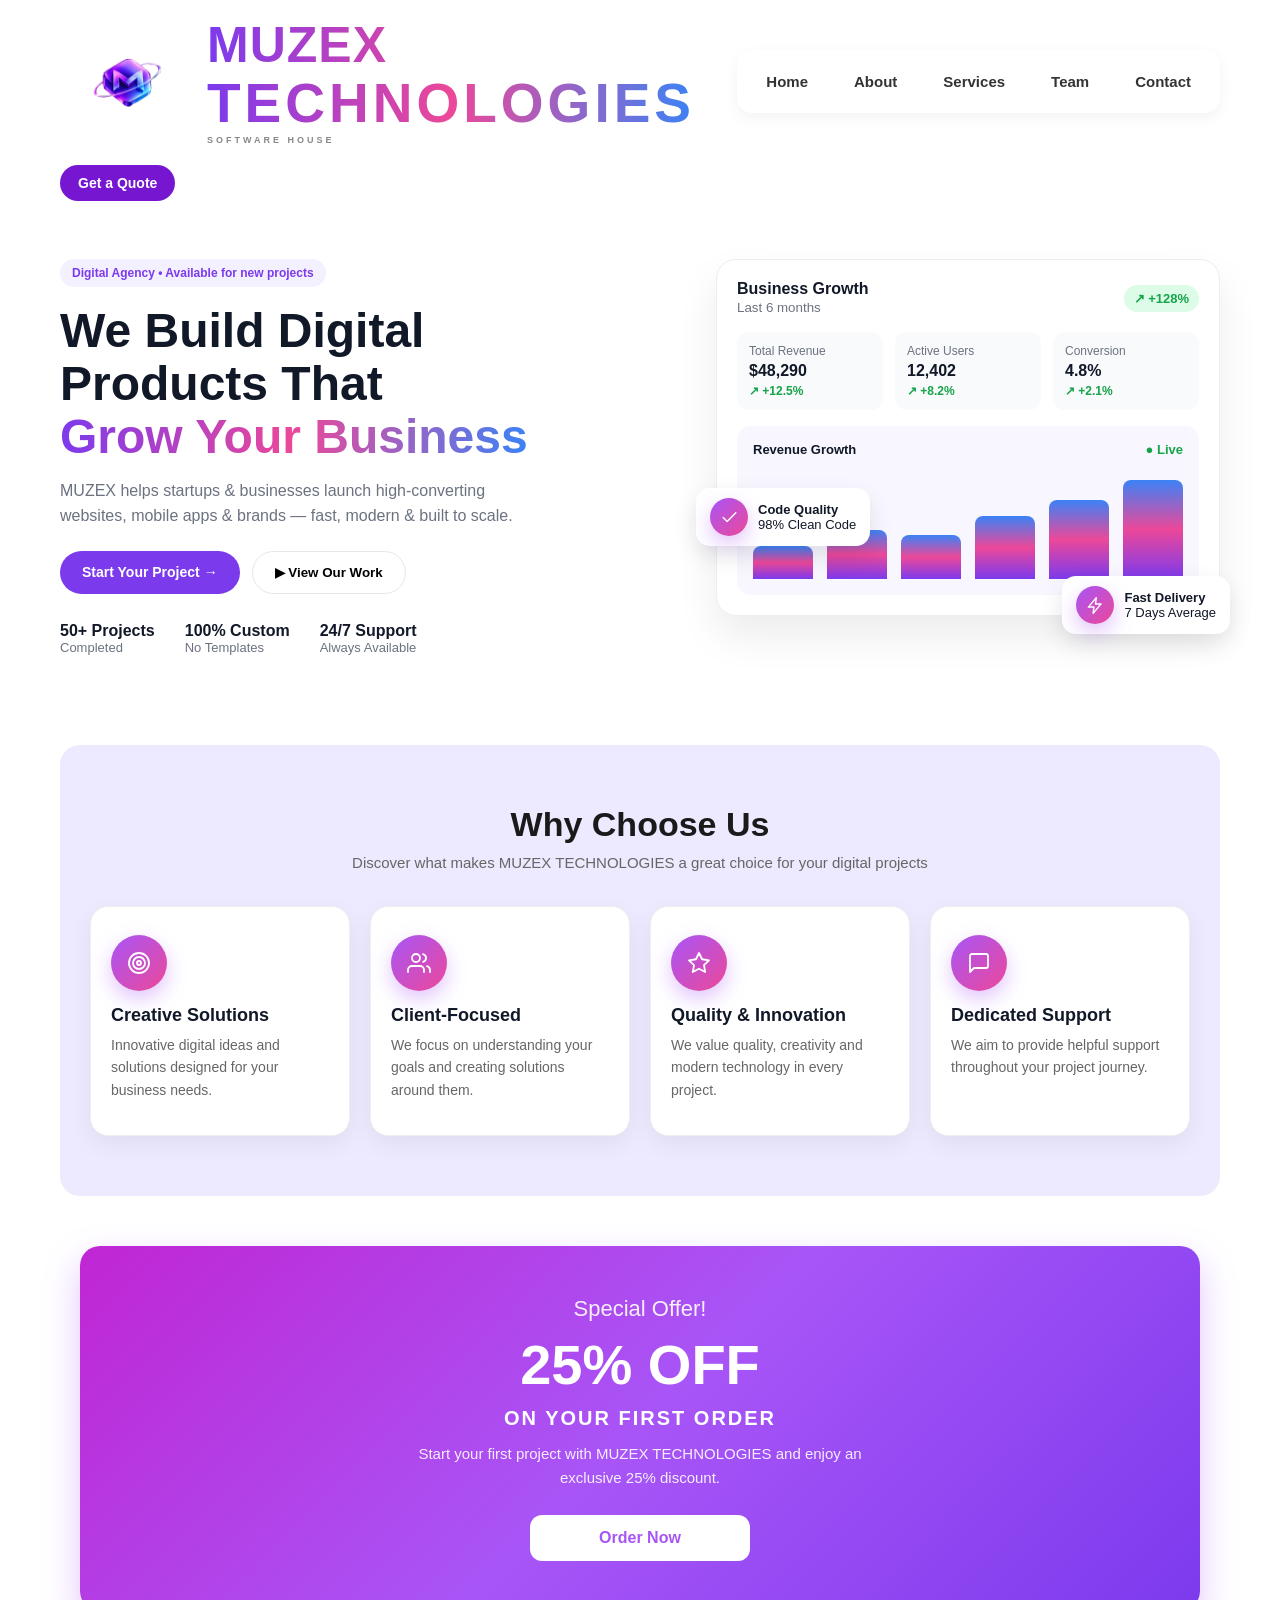
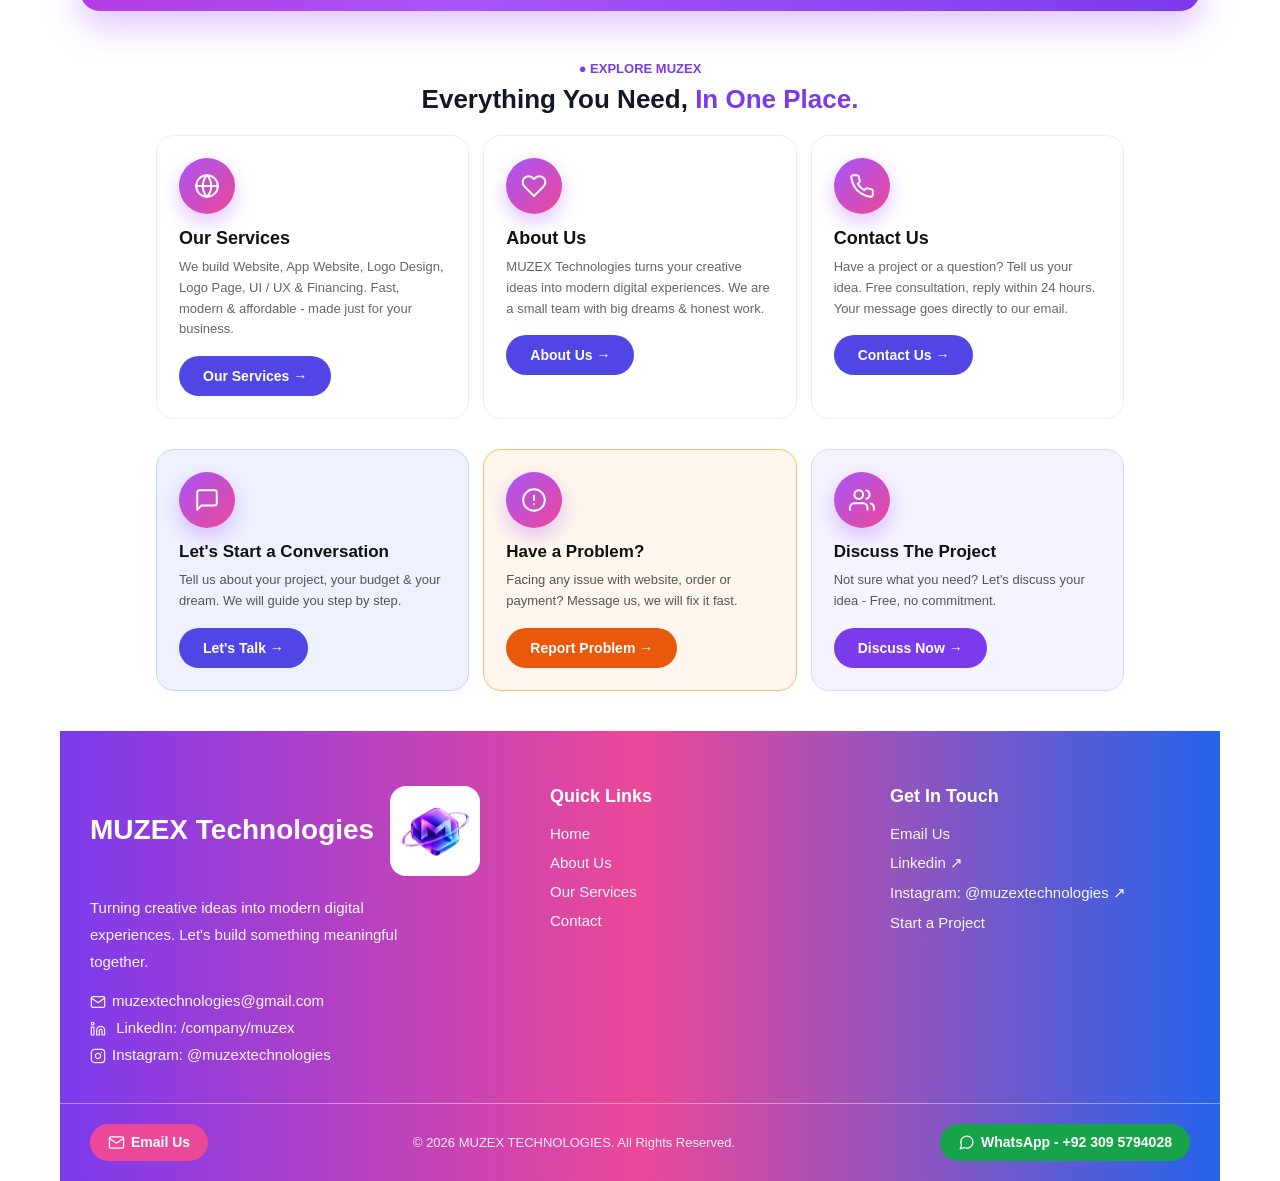
<file: index.html>
<!DOCTYPE html>
<html lang="en">
<head>
<meta charset="UTF-8">
  <meta name="google-site-verification" content="xlo15aVVNneIeAxHM4lcj6HttiYcxO--9BCTF8gmbaQ" />
<meta name="viewport" content="width=device-width, initial-scale=1.0">
<title>MUZEX TECHNOLOGIES - We Build Digital Products</title>
<meta name="description" content="MUZEX TECHNOLOGIES - We build fast, modern websites, mobile apps, logos & UI/UX designs. 25% OFF on first order.">
<link rel="stylesheet" href="style.css">
<style>
/* MOBILE NAVBAR FIX - MUZEX */
@media (max-width: 768px){
  header{
    display:flex !important;
    flex-direction:row !important;
    align-items:center !important;
    justify-content:space-between !important;
    flex-wrap:nowrap !important;
    gap:8px !important;
    padding:12px 14px !important;
    position:relative !important;
  }
  header .logo{
    flex:0 0 auto !important;
    margin-right:auto !important;
    display:flex !important;
    align-items:center !important;
    gap:8px !important;
  }
  header .logo img{
    width:55px !important;
    height:55px !important;
    object-fit:contain !important;
  }
  header .logo-text{
    display:flex !important;
    flex-direction:column !important;
    line-height:1.1 !important;
  }
  header .menu-btn{
    display:flex !important;
    align-items:center !important;
    justify-content:center !important;
    width:44px !important; height:44px !important;
    min-width:44px !important;
    margin-left:auto !important;
    background:#7C3AED !important; color:#fff !important;
    border:none !important; border-radius:12px !important;
    font-size:22px !important; cursor:pointer !important;
    order:2 !important;
  }
  header .btn-top{
    display:none !important;
  }
  header nav{
    display:none !important;
    position:absolute !important;
    top:100% !important; left:12px !important; right:12px !important;
    background:#fff !important;
    flex-direction:column !important;
    padding:12px !important; gap:4px !important;
    border-radius:16px !important;
    box-shadow:0 10px 30px rgba(0,0,0,.15) !important;
    z-index:99 !important;
  }
  header nav.open, header nav.active, header nav.show{
    display:flex !important;
  }
  header nav a{
    display:block !important; padding:12px !important;
    text-align:center !important; font-size:16px !important;
  }
}
@media (max-width: 768px){
  .logo img, .header .logo img, .navbar .logo img, .nav-logo img{
    width:55px !important;
    height:55px !important;
    max-width:none !important;
  }
  .logo, .header .logo, .navbar .logo{
    font-size:22px !important;
  }
  .logo span{
    font-size:22px !important;
  }
}
</style>
<style>
/* SARY ICONS - SAME STYLE Jaisa About/Services/Blog me hai */
.icon-box, .explore-icon, .talk-icon{
  width:56px !important; height:56px !important;
  min-width:56px !important; min-height:56px !important;
  background: linear-gradient(135deg,#A855F7,#EC4899) !important;
  border-radius:50% !important;
  display:flex !important; align-items:center !important; justify-content:center !important;
  color:#fff !important; font-size:1px !important; box-shadow:0 8px 20px rgba(168,85,247,.35) !important;
  margin-bottom:14px !important; padding:0 !important;
}
.icon-box svg, .explore-icon svg, .talk-icon svg{ width:26px !important; height:26px !important; stroke:#fff !important; fill:none !important; stroke-width:1.8 !important; stroke-linecap:round !important; stroke-linejoin:round !important; }
.icon-box.small{ width:38px !important; height:38px !important; min-width:38px !important; min-height:38px !important; margin-bottom:0 !important; }
.icon-box.small svg{ width:19px !important; height:19px !important; }
.footer-ico{ display:inline-flex; vertical-align:middle; margin-right:6px; }
.footer-ico svg{ width:16px; height:16px; stroke:#fff; fill:none; stroke-width:1.8; stroke-linecap:round; stroke-linejoin:round; }
.btn-email, .btn-whatsapp{ display:inline-flex !important; align-items:center !important; gap:6px !important; }
.btn-email svg, .btn-whatsapp svg{ width:17px; height:17px; stroke:#fff; fill:none; stroke-width:1.8; stroke-linecap:round; stroke-linejoin:round; }
@media (max-width: 768px){
  .hero, .hero-section, .hero-container{
    flex-direction: column !important;
    display: flex !important;
  }
  .hero-text, .hero-left, .hero-content{
    order: 1 !important;
  }
  .hero-visual, .dashboard, .hero-right{
    position: relative !important;
    display: block !important;
    width: 100% !important;
    max-width: 100% !important;
    margin: 20px 0 20px 0 !important;
    left: 0 !important;
    right: 0 !important;
    transform: none !important;
    overflow: visible !important;
    order: 2 !important;
  }
  .hero-buttons, .buttons, .cta-buttons, .btn-group{
    order: 3 !important;
    display: flex !important;
    flex-direction: column !important;
    gap: 12px !important;
    width: 100% !important;
  }
  .hero-stats, .stats{
    order: 4 !important;
  }
  body{ overflow-x: hidden !important; }
}
</style>
</head>
<body>
<div class="container">
<header>
<a href="index.html" class="logo"><img src="muzex-logo.png" alt="MUZEX"><div class="logo-text"><span class="logo-main">MUZEX</span><span class="logo-sub">TECHNOLOGIES</span><span class="logo-tag">SOFTWARE HOUSE</span></div></a>
<button class="menu-btn" id="menuBtn">☰</button>
<nav id="mainNav">
<a href="index.html"><span>Home</span></a>
<a href="about.html"><span>About</span></a>
<a href="services.html"><span>Services</span></a>
  <a href="team.html"><span>Team</span></a>
<a href="contact.html"><span>Contact</span></a>
</nav>
<a href="contact.html" class="btn-top">Get a Quote</a>
</header>

<!-- HOME HERO -->
<section id="home" class="hero">
<div class="hero-left">
<span class="badge">Digital Agency • Available for new projects</span>
<h1>We Build Digital<br> Products That <span><br>Grow Your Business</span></h1>
<p>MUZEX helps startups & businesses launch high-converting websites, mobile apps & brands — fast, modern & built to scale.</p>
<div class="hero-btns">
<a href="contact.html" class="btn-purple">Start Your Project →</a>
<button class="btn-white" onclick="window.location.href='services.html'">▶ View Our Work</button>
</div>
<div class="stats">
<div><b>50+ Projects</b><span>Completed</span></div>
<div><b>100% Custom</b><span>No Templates</span></div>
<div><b>24/7 Support</b><span>Always Available</span></div>
</div>
</div>
<div class="hero-right">
<div class="dashboard">
<div class="dash-top"><div><b>Business Growth</b><br><small>Last 6 months</small></div><span class="growth">↗ +128%</span></div>
<div class="dash-cards">
<div class="mini-card"><p>Total Revenue</p><b>$48,290</b><p class="up">↗ +12.5%</p></div>
<div class="mini-card"><p>Active Users</p><b>12,402</b><p class="up">↗ +8.2%</p></div>
<div class="mini-card"><p>Conversion</p><b>4.8%</b><p class="up">↗ +2.1%</p></div>
</div>
<div class="chart"><div class="chart-label"><span>Revenue Growth</span><span class="live">● Live</span></div>
<div class="bars"><div class="bar" style="height:30%"></div><div class="bar" style="height:45%"></div><div class="bar" style="height:40%"></div><div class="bar" style="height:58%"></div><div class="bar" style="height:72%"></div><div class="bar" style="height:90%"></div></div></div>
</div>
<div class="float-card float-left"><span class="icon-box small"><svg viewBox="0 0 24 24"><path d="M20 6L9 17l-5-5"/></svg></span><div><b>Code Quality</b><span>98% Clean Code</span></div></div>
<div class="float-card float-right"><span class="icon-box small"><svg viewBox="0 0 24 24"><path d="M13 2L3 14h7l-1 8 10-12h-7l1-8z"/></svg></span><div><b>Fast Delivery</b><span>7 Days Average</span></div></div>
</div>
</section>

<!-- WHY US -->
<div class="section features" id="why">
    <h2>Why Choose Us</h2>
    <p>Discover what makes MUZEX TECHNOLOGIES a great choice for your digital projects</p>
    <div class="cards">
        <div class="feature-card pink"><div class="icon-box"><svg viewBox="0 0 24 24"><circle cx="12" cy="12" r="10"/><circle cx="12" cy="12" r="6"/><circle cx="12" cy="12" r="2"/></svg></div><h3>Creative Solutions</h3><p>Innovative digital ideas and solutions designed for your business needs.</p></div>
        <div class="feature-card purple"><div class="icon-box"><svg viewBox="0 0 24 24"><path d="M17 21v-2a4 4 0 0 0-4-4H5a4 4 0 0 0-4 4v2"/><circle cx="9" cy="7" r="4"/><path d="M23 21v-2a4 4 0 0 0-3-3.87"/><path d="M16 3.13a4 4 0 0 1 0 7.75"/></svg></div><h3>Client-Focused</h3><p>We focus on understanding your goals and creating solutions around them.</p></div>
        <div class="feature-card pink"><div class="icon-box"><svg viewBox="0 0 24 24"><path d="M12 2l3.09 6.26L22 9.27l-5 4.87 1.18 6.88L12 17.77l-6.18 3.25L7 14.14 2 9.27l6.91-1.01L12 2z"/></svg></div><h3>Quality & Innovation</h3><p>We value quality, creativity and modern technology in every project.</p></div>
        <div class="feature-card purple"><div class="icon-box"><svg viewBox="0 0 24 24"><path d="M21 15a2 2 0 0 1-2 2H7l-4 4V5a2 2 0 0 1 2-2h14a2 2 0 0 1 2 2z"/></svg></div><h3>Dedicated Support</h3><p>We aim to provide helpful support throughout your project journey.</p></div>
    </div>
</div>

<!-- OFFER -->
<div class="discount-section" id="offer"><div class="discount-box"><h2>Special Offer!</h2><div class="discount-number">25% OFF</div><h3>ON YOUR FIRST ORDER</h3><p>Start your first project with MUZEX TECHNOLOGIES and enjoy an exclusive 25% discount.</p><a href="contact.html" class="pbtn">Order Now</a></div></div>

<!-- EXPLORE MUZEX -->
<div style="max-width:1000px;margin:30px auto;padding:0 16px;text-align:center;">
  <div style="color:#7C3AED;font-weight:700;font-size:13px;">● EXPLORE MUZEX</div>
  <h2 style="font-size:26px;margin:8px 0 20px;">Everything You Need, <span style="color:#7C3AED;">In One Place.</span></h2>
  <div style="display:flex;gap:14px;flex-wrap:wrap;justify-content:center;text-align:left;">
    <div style="flex:1;min-width:260px;max-width:320px;background:#fff;border:1px solid #eee;border-radius:18px;padding:22px;">
      <div class="explore-icon"><svg viewBox="0 0 24 24"><circle cx="12" cy="12" r="10"/><path d="M2 12h20"/><path d="M12 2a15.3 15.3 0 0 1 4 10 15.3 15.3 0 0 1-4 10 15.3 15.3 0 0 1-4-10 15.3 15.3 0 0 1 4-10z"/></svg></div>
      <b style="font-size:18px;color:#111;">Our Services</b>
      <p style="color:#666;font-size:13px;margin:8px 0 16px;line-height:1.6;">We build Website, App Website, Logo Design, Logo Page, UI / UX & Financing. Fast, modern & affordable - made just for your business.</p>
      <a href="services.html" style="display:inline-block;background:#4F46E5;color:#fff;padding:12px 24px;border-radius:30px;text-decoration:none;font-weight:700;font-size:14px;">Our Services →</a>
    </div>
    <div style="flex:1;min-width:260px;max-width:320px;background:#fff;border:1px solid #eee;border-radius:18px;padding:22px;">
      <div class="explore-icon"><svg viewBox="0 0 24 24"><path d="M20.84 4.61a5.5 5.5 0 0 0-7.78 0L12 5.67l-1.06-1.06a5.5 5.5 0 0 0-7.78 7.78l1.06 1.06L12 21.23l7.78-7.78 1.06-1.06a5.5 5.5 0 0 0 0-7.78z"/></svg></div>
      <b style="font-size:18px;color:#111;">About Us</b>
      <p style="color:#666;font-size:13px;margin:8px 0 16px;line-height:1.6;">MUZEX Technologies turns your creative ideas into modern digital experiences. We are a small team with big dreams & honest work.</p>
      <a href="about.html" style="display:inline-block;background:#4F46E5;color:#fff;padding:12px 24px;border-radius:30px;text-decoration:none;font-weight:700;font-size:14px;">About Us →</a>
    </div>
    <div style="flex:1;min-width:260px;max-width:320px;background:#fff;border:1px solid #eee;border-radius:18px;padding:22px;">
      <div class="explore-icon"><svg viewBox="0 0 24 24"><path d="M22 16.92v3a2 2 0 0 1-2.18 2 19.79 19.79 0 0 1-8.63-3.07 19.5 19.5 0 0 1-6-6 19.79 19.79 0 0 1-3.07-8.67A2 2 0 0 1 4.11 2h3a2 2 0 0 1 2 1.72c.127.96.361 1.903.7 2.81a2 2 0 0 1-.45 2.11L8.09 9.91a16 16 0 0 0 6 6l1.27-1.27a2 2 0 0 1 2.11-.45c.907.339 1.85.573 2.81.7A2 2 0 0 1 22 16.92z"/></svg></div>
      <b style="font-size:18px;color:#111;">Contact Us</b>
      <p style="color:#666;font-size:13px;margin:8px 0 16px;line-height:1.6;">Have a project or a question? Tell us your idea. Free consultation, reply within 24 hours. Your message goes directly to our email.</p>
      <a href="contact.html#contact-info" style="display:inline-block;background:#4F46E5;color:#fff;padding:12px 24px;border-radius:30px;text-decoration:none;font-weight:700;font-size:14px;">Contact Us →</a>
    </div>
  </div>
</div>

<!-- Conversation / Problem / Discuss -->
<div style="max-width:1000px;margin:20px auto 40px;padding:0 16px;display:flex;gap:14px;flex-wrap:wrap;justify-content:center;text-align:left;">
  <div style="flex:1;min-width:260px;max-width:320px;background:#EEF2FF;border:1px solid #C7D2FE;border-radius:18px;padding:22px;">
    <div class="talk-icon"><svg viewBox="0 0 24 24"><path d="M21 15a2 2 0 0 1-2 2H7l-4 4V5a2 2 0 0 1 2-2h14a2 2 0 0 1 2 2z"/></svg></div>
    <b style="font-size:17px;color:#111;">Let's Start a Conversation</b>
    <p style="color:#555;font-size:13px;margin:8px 0 16px;line-height:1.6;">Tell us about your project, your budget & your dream. We will guide you step by step.</p>
    <a href="contact.html#order" style="display:inline-block;background:#4F46E5;color:#fff;padding:12px 24px;border-radius:30px;text-decoration:none;font-weight:700;font-size:14px;">Let's Talk →</a>
  </div>
  <div style="flex:1;min-width:260px;max-width:320px;background:#FFF7ED;border:1px solid #FDBA74;border-radius:18px;padding:22px;">
    <div class="talk-icon"><svg viewBox="0 0 24 24"><circle cx="12" cy="12" r="10"/><path d="M12 8v4"/><path d="M12 16h.01"/></svg></div>
    <b style="font-size:17px;color:#111;">Have a Problem?</b>
    <p style="color:#555;font-size:13px;margin:8px 0 16px;line-height:1.6;">Facing any issue with website, order or payment? Message us, we will fix it fast.</p>
    <a href="contact.html#problem" style="display:inline-block;background:#EA580C;color:#fff;padding:12px 24px;border-radius:30px;text-decoration:none;font-weight:700;font-size:14px;">Report Problem →</a>
  </div>
  <div style="flex:1;min-width:260px;max-width:320px;background:#F5F3FF;border:1px solid #DDD6FE;border-radius:18px;padding:22px;">
    <div class="talk-icon"><svg viewBox="0 0 24 24"><path d="M17 21v-2a4 4 0 0 0-4-4H5a4 4 0 0 0-4 4v2"/><circle cx="9" cy="7" r="4"/><path d="M23 21v-2a4 4 0 0 0-3-3.87"/><path d="M16 3.13a4 4 0 0 1 0 7.75"/></svg></div>
    <b style="font-size:17px;color:#111;">Discuss The Project</b>
    <p style="color:#555;font-size:13px;margin:8px 0 16px;line-height:1.6;">Not sure what you need? Let's discuss your idea - Free, no commitment.</p>
    <a href="contact.html#discuss" style="display:inline-block;background:#7C3AED;color:#fff;padding:12px 24px;border-radius:30px;text-decoration:none;font-weight:700;font-size:14px;">Discuss Now →</a>
  </div>
</div>

<footer class="footer">
  <div class="footer-main">
    <div class="footer-left"><div class="footer-logo-row"><h2>MUZEX Technologies</h2><img src="muzex-logo.png" alt="MUZEX"></div><p>Turning creative ideas into modern digital<br>experiences. Let's build something meaningful<br>together.</p><p style="margin-top:12px;"><span class="footer-ico"><svg viewBox="0 0 24 24"><path d="M4 4h16c1.1 0 2 .9 2 2v12c0 1.1-.9 2-2 2H4c-1.1 0-2-.9-2-2V6c0-1.1.9-2 2-2z"/><path d="M22 6l-10 7L2 6"/></svg></span><a href="mailto:muzextechnologies@gmail.com" style="color:#fff; text-decoration:none;">muzextechnologies@gmail.com</a><br><span class="footer-ico"><svg viewBox="0 0 24 24"><path d="M16 8a6 6 0 0 1 6 6v7h-4v-7a2 2 0 0 0-2-2 2 2 0 0 0-2 2v7h-4v-7a6 6 0 0 1 6-6z"/><rect x="2" y="9" width="4" height="12"/><circle cx="4" cy="4" r="2"/></svg></span> LinkedIn: /company/muzex<br><span class="footer-ico"><svg viewBox="0 0 24 24"><rect x="2" y="2" width="20" height="20" rx="5" ry="5"/><path d="M16 11.37A4 4 0 1 1 12.63 8 4 4 0 0 1 16 11.37z"/><line x1="17.5" y1="6.5" x2="17.51" y2="6.5"/></svg></span><a href="https://www.instagram.com/muzextechnologies" target="_blank" style="color:#fff; text-decoration:none;">Instagram: @muzextechnologies</a></p></div>
    <div class="footer-links"><h3>Quick Links</h3><a href="index.html">Home</a><a href="about.html">About Us</a><a href="services.html">Our Services</a><a href="contact.html">Contact</a></div>
    <div class="footer-contact"><h3>Get In Touch</h3><a href="mailto:muzextechnologies@gmail.com">Email Us</a><a href="https://linkedin.com" target="_blank">Linkedin ↗</a><a href="https://www.instagram.com/muzextechnologies" target="_blank">Instagram: @muzextechnologies ↗</a><a href="contact.html">Start a Project</a></div>
  </div>
  <div class="footer-bottom"><a href="mailto:muzextechnologies@gmail.com" class="btn-email"><svg viewBox="0 0 24 24"><path d="M4 4h16c1.1 0 2 .9 2 2v12c0 1.1-.9 2-2 2H4c-1.1 0-2-.9-2-2V6c0-1.1.9-2 2-2z"/><path d="M22 6l-10 7L2 6"/></svg> Email Us</a><p>© 2026 MUZEX TECHNOLOGIES. All Rights Reserved.</p><a href="https://wa.me/923095794028" target="_blank" class="btn-whatsapp"><svg viewBox="0 0 24 24"><path d="M21 11.5a8.38 8.38 0 0 1-.9 3.8 8.5 8.5 0 0 1-7.6 4.7 8.38 8.38 0 0 1-3.8-.9L3 21l1.9-5.7a8.38 8.38 0 0 1-.9-3.8 8.5 8.5 0 0 1 4.7-7.6 8.38 8.38 0 0 1 3.8-.9h.5a8.48 8.48 0 0 1 8 8v.5z"/></svg> WhatsApp - +92 309 5794028</a></div>
</footer>
</div>
<script src="script.js"></script>
</body>
</html>
</file>
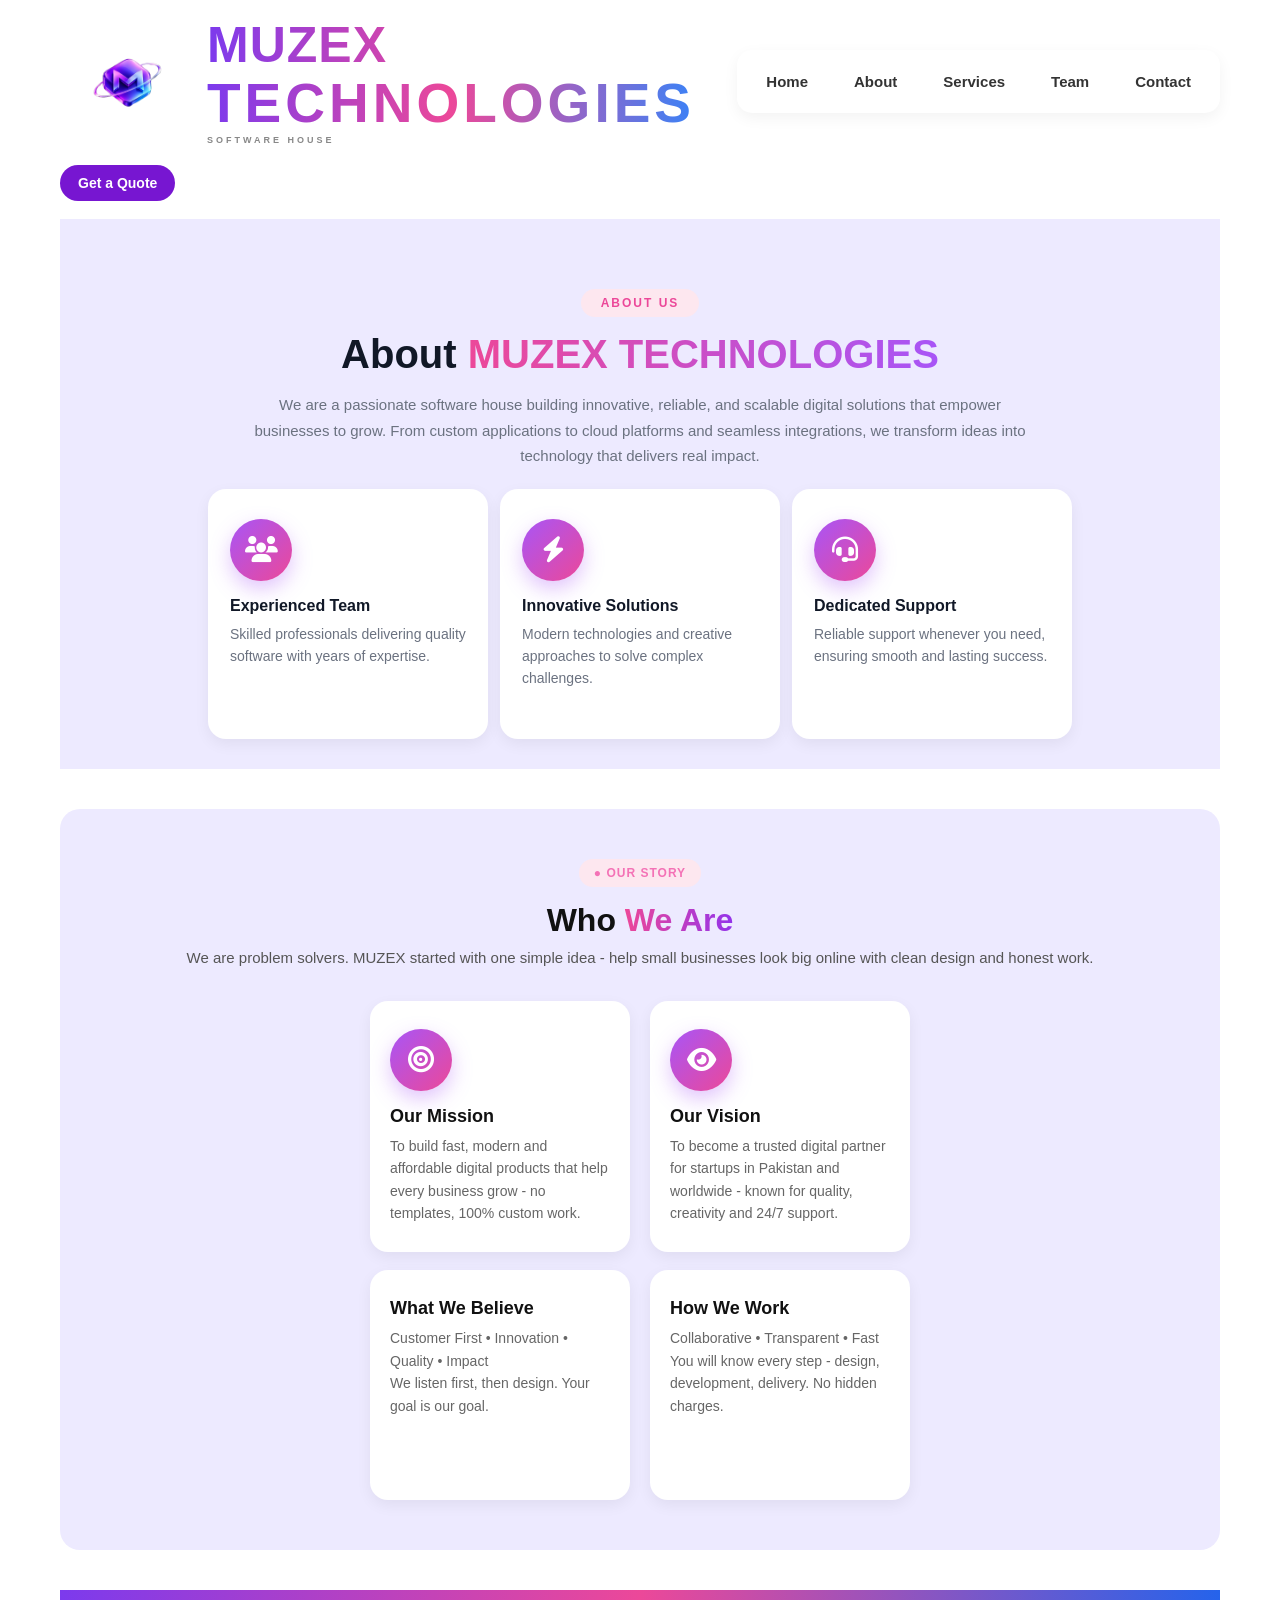
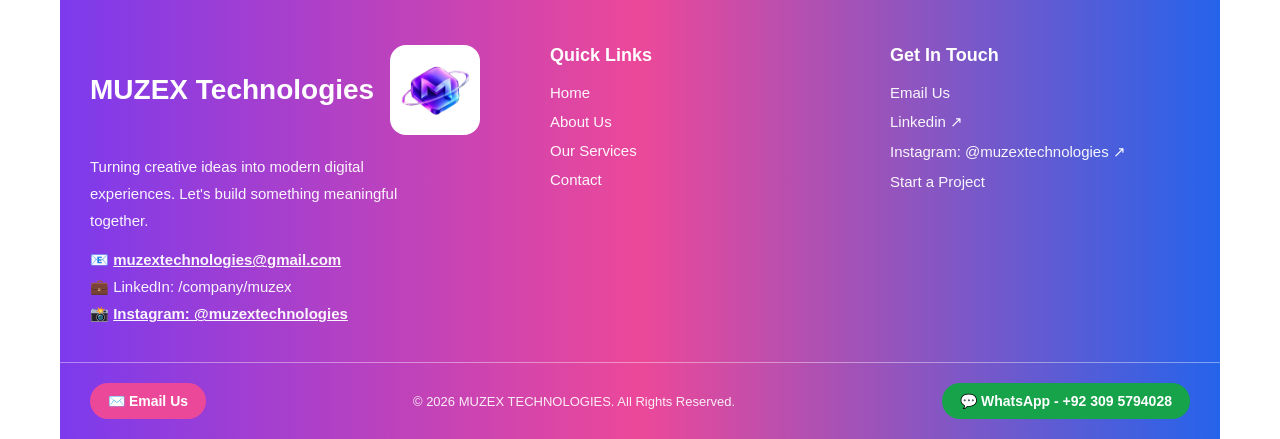
<file: about.html>
<!DOCTYPE html>
<html lang="en">
<head><meta charset="UTF-8"><meta name="viewport" content="width=device-width, initial-scale=1.0"><title>About Us - MUZEX TECHNOLOGIES</title><meta name="description" content="About MUZEX - Our Story and Our Team."><link rel="stylesheet" href="style.css"><link rel="stylesheet" href="https://cdnjs.cloudflare.com/ajax/libs/font-awesome/6.5.0/css/all.min.css"></head>
<style>
/* MOBILE NAVBAR FIX - MUZEX */
@media (max-width: 768px){
  header{
    display:flex !important;
    flex-direction:row !important;
    align-items:center !important;
    justify-content:space-between !important;
    flex-wrap:nowrap !important;
    gap:8px !important;
    padding:12px 14px !important;
    position:relative !important;
  }
  header .logo{
    flex:0 0 auto !important;
    margin-right:auto !important;
    display:flex !important;
    align-items:center !important;
    gap:8px !important;
  }
  header .logo img{
    width:55px !important;
    height:55px !important;
    object-fit:contain !important;
  }
  header .logo-text{
    display:flex !important;
    flex-direction:column !important;
    line-height:1.1 !important;
  }
  header .menu-btn{
    display:flex !important;
    align-items:center !important;
    justify-content:center !important;
    width:44px !important; height:44px !important;
    min-width:44px !important;
    margin-left:auto !important;
    background:#7C3AED !important; color:#fff !important;
    border:none !important; border-radius:12px !important;
    font-size:22px !important; cursor:pointer !important;
    order:2 !important;
  }
  header .btn-top{
    display:none !important;
  }
  header nav{
    display:none !important;
    position:absolute !important;
    top:100% !important; left:12px !important; right:12px !important;
    background:#fff !important;
    flex-direction:column !important;
    padding:12px !important; gap:4px !important;
    border-radius:16px !important;
    box-shadow:0 10px 30px rgba(0,0,0,.15) !important;
    z-index:99 !important;
  }
  header nav.open, header nav.active, header nav.show{
    display:flex !important;
  }
  header nav a{
    display:block !important; padding:12px !important;
    text-align:center !important; font-size:16px !important;
  }
}
@media (max-width: 768px){
  .logo img, .header .logo img, .navbar .logo img, .nav-logo img{
    width:55px !important;
    height:55px !important;
    max-width:none !important;
  }
  .logo, .header .logo, .navbar .logo{
    font-size:22px !important;
  }
  .logo span{
    font-size:22px !important;
  }
}
/* SIRF ICON FIX - BAKI KUCH NAHI */
.icon-box{
  width:62px !important;
  height:62px !important;
  border-radius:50% !important;
  display:flex !important;
  align-items:center !important;
  justify-content:center !important;
  background:linear-gradient(135deg,#A855F7,#EC4899) !important;
  box-shadow:0 8px 20px rgba(168,85,247,.35) !important;
}
.icon-box i{
  color:#fff !important;
  font-size:26px !important;
}
</style>
  <body>
<div class="container">
<header>
<a href="index.html" class="logo"><img src="muzex-logo.png" alt="MUZEX"><div class="logo-text"><span class="logo-main">MUZEX</span><span class="logo-sub">TECHNOLOGIES</span><span class="logo-tag">SOFTWARE HOUSE</span></div></a>
<button class="menu-btn" id="menuBtn">☰</button>
<nav id="mainNav"><a href="index.html"><span>Home</span></a><a href="about.html"><span>About</span></a><a href="services.html"><span>Services</span></a><a href="team.html"><span>Team</span></a><a href="contact.html"><span>Contact</span></a></nav>
<a href="contact.html" class="btn-top">Get a Quote</a>
</header>

<!-- ABOUT -->
<section class="about" id="about">
  <span class="about-tag">ABOUT US</span>
  <h2>About <span>MUZEX TECHNOLOGIES</span></h2>
  <p class="about-desc">We are a passionate software house building innovative, reliable, and scalable digital solutions that empower businesses to grow. From custom applications to cloud platforms and seamless integrations, we transform ideas into technology that delivers real impact.</p>
  <div class="about-cards">
    <div class="about-card"><div class="icon-box"><i class="fas fa-users"></i></div><h3>Experienced Team</h3><p>Skilled professionals delivering quality software with years of expertise.</p></div>
    <div class="about-card"><div class="icon-box"><i class="fas fa-bolt"></i></div><h3>Innovative Solutions</h3><p>Modern technologies and creative approaches to solve complex challenges.</p></div>
    <div class="about-card"><div class="icon-box"><i class="fas fa-headset"></i></div><h3>Dedicated Support</h3><p>Reliable support whenever you need, ensuring smooth and lasting success.</p></div>
  </div>
</section>

<!-- OUR STORY - ABOUT KE ANDAR -->
<section class="services" id="story" style="background:#EDEAFF;">
  <div class="small">● OUR STORY</div>
  <h2>Who <span>We Are</span></h2>
  <p class="sub">We are problem solvers. MUZEX started with one simple idea - help small businesses look big online with clean design and honest work.</p>
  <div class="cards">
    <div class="card" style="text-align:left;"><div class="icon-box"><i class="fas fa-bullseye"></i></div><h3>Our Mission</h3><p>To build fast, modern and affordable digital products that help every business grow - no templates, 100% custom work.</p></div>
    <div class="card" style="text-align:left;"><div class="icon-box"><i class="fas fa-eye"></i></div><h3>Our Vision</h3><p>To become a trusted digital partner for startups in Pakistan and worldwide - known for quality, creativity and 24/7 support.</p></div>
  </div>
  <div class="cards" style="margin-top:18px;">
    <div class="card" style="text-align:left;"><h3>What We Believe</h3><p>Customer First • Innovation • Quality • Impact</p><p style="font-size:14px;">We listen first, then design. Your goal is our goal.</p></div>
    <div class="card" style="text-align:left;"><h3>How We Work</h3><p>Collaborative • Transparent • Fast</p><p style="font-size:14px;">You will know every step - design, development, delivery. No hidden charges.</p></div>
  </div>
</section>
<footer class="footer">
  <div class="footer-main">
    <div class="footer-left"><div class="footer-logo-row"><h2>MUZEX Technologies</h2><img src="muzex-logo.png" alt="MUZEX"></div><p>Turning creative ideas into modern digital<br>experiences. Let's build something meaningful<br>together.</p><p style="margin-top:12px;">📧 <a href="mailto:muzextechnologies@gmail.com" style="color:white;font-weight:700;">muzextechnologies@gmail.com</a><br>💼 LinkedIn: /company/muzex<br>📸 <a href="https://www.instagram.com/muzextechnologies" target="_blank" style="color:white;font-weight:700;">Instagram: @muzextechnologies</a></p></div>
    <div class="footer-links"><h3>Quick Links</h3><a href="index.html">Home</a><a href="about.html">About Us</a><a href="services.html">Our Services</a><a href="contact.html">Contact</a></div>
    <div class="footer-contact"><h3>Get In Touch</h3><a href="mailto:muzextechnologies@gmail.com">Email Us</a><a href="https://linkedin.com" target="_blank">Linkedin ↗</a><a href="https://www.instagram.com/muzextechnologies" target="_blank">Instagram: @muzextechnologies ↗</a><a href="contact.html">Start a Project</a></div>
  </div>
  <div class="footer-bottom"><a href="mailto:muzextechnologies@gmail.com" class="btn-email">✉️ Email Us</a><p>© 2026 MUZEX TECHNOLOGIES. All Rights Reserved.</p><a href="https://wa.me/923095794028" target="_blank" class="btn-whatsapp">💬 WhatsApp - +92 309 5794028</a></div>
</footer>
</div>
<script src="script.js"></script>
</body>
</html>
</file>
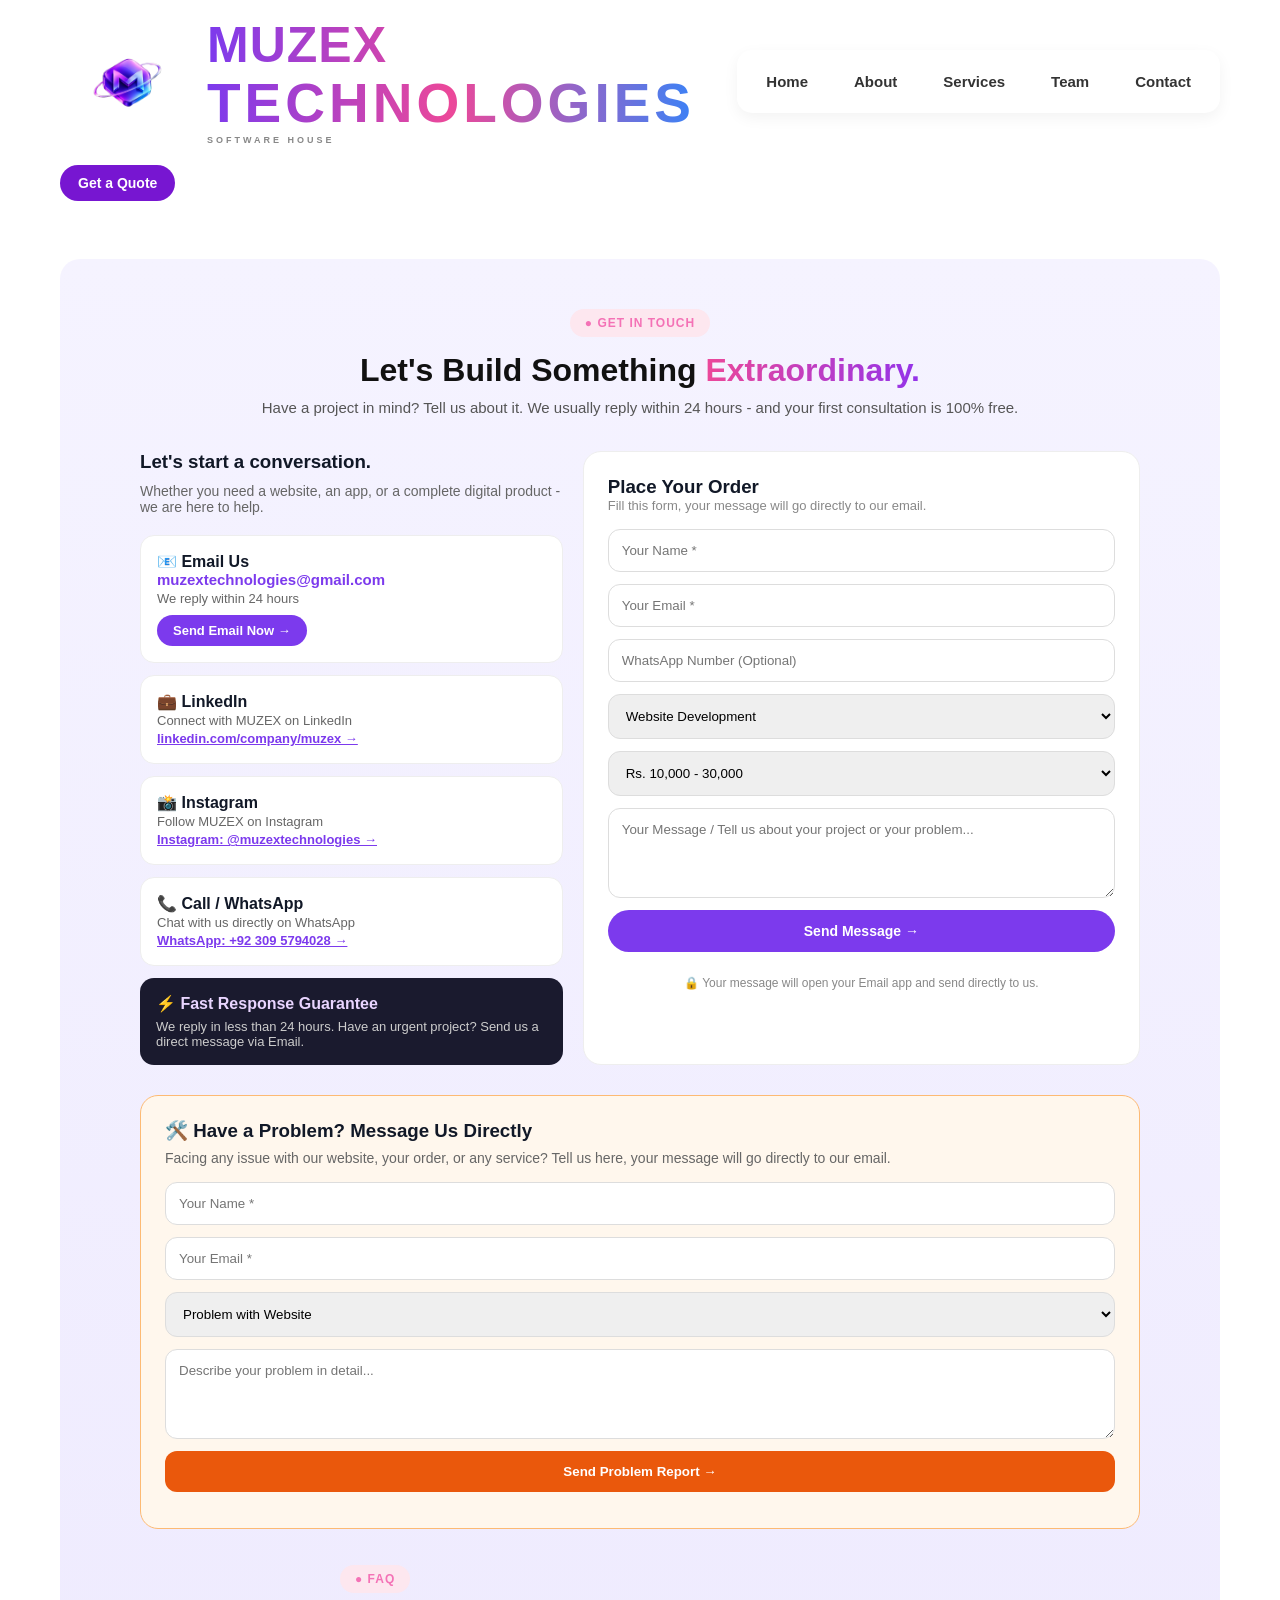
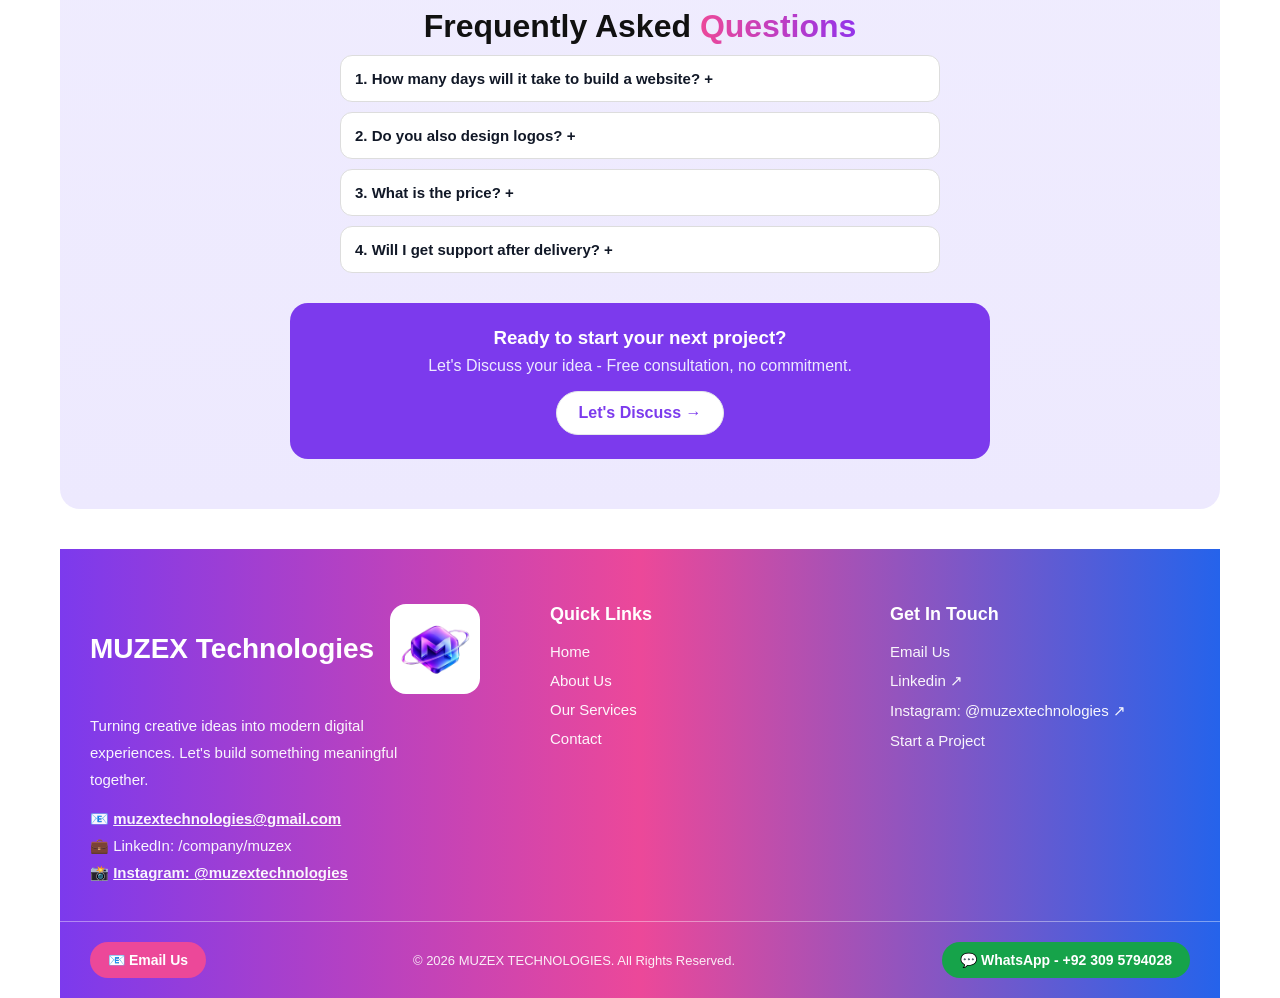
<file: contact.html>
<!DOCTYPE html>
<html lang="en">
<head><meta charset="UTF-8"><meta name="viewport" content="width=device-width, initial-scale=1.0"><title>Contact Us - MUZEX TECHNOLOGIES</title><meta name="description" content="Contact MUZEX - Let's build something extraordinary."><link rel="stylesheet" href="style.css"></head>
<style>
/* MOBILE NAVBAR FIX - MUZEX */
@media (max-width: 768px){
  header{
    display:flex !important;
    flex-direction:row !important;
    align-items:center !important;
    justify-content:space-between !important;
    flex-wrap:nowrap !important;
    gap:8px !important;
    padding:12px 14px !important;
    position:relative !important;
  }
  header .logo{
    flex:0 0 auto !important;
    margin-right:auto !important;
    display:flex !important;
    align-items:center !important;
    gap:8px !important;
  }
  header .logo img{
    width:55px !important;
    height:55px !important;
    object-fit:contain !important;
  }
  header .logo-text{
    display:flex !important;
    flex-direction:column !important;
    line-height:1.1 !important;
  }
  header .menu-btn{
    display:flex !important;
    align-items:center !important;
    justify-content:center !important;
    width:44px !important; height:44px !important;
    min-width:44px !important;
    margin-left:auto !important;
    background:#7C3AED !important; color:#fff !important;
    border:none !important; border-radius:12px !important;
    font-size:22px !important; cursor:pointer !important;
    order:2 !important;
  }
  header .btn-top{
    display:none !important;
  }
  header nav{
    display:none !important;
    position:absolute !important;
    top:100% !important; left:12px !important; right:12px !important;
    background:#fff !important;
    flex-direction:column !important;
    padding:12px !important; gap:4px !important;
    border-radius:16px !important;
    box-shadow:0 10px 30px rgba(0,0,0,.15) !important;
    z-index:99 !important;
  }
  header nav.open, header nav.active, header nav.show{
    display:flex !important;
  }
  header nav a{
    display:block !important; padding:12px !important;
    text-align:center !important; font-size:16px !important;
  }
}
@media (max-width: 768px){
  .logo img, .header .logo img, .navbar .logo img, .nav-logo img{
    width:55px !important;
    height:55px !important;
    max-width:none !important;
  }
  .logo, .header .logo, .navbar .logo{
    font-size:22px !important;
  }
  .logo span{
    font-size:22px !important;
  }
}
</style>
<style>
/* SARY ICONS - SAME STYLE Jaisa About/Services/Blog me hai */
.icon-box, .explore-icon, .talk-icon{
  width:56px !important; height:56px !important;
  min-width:56px !important; min-height:56px !important;
  background: linear-gradient(135deg,#A855F7,#EC4899) !important;
  border-radius:50% !important;
  display:flex !important; align-items:center !important; justify-content:center !important;
  color:#fff !important; font-size:1px !important; box-shadow:0 8px 20px rgba(168,85,247,.35) !important;
  margin-bottom:14px !important; padding:0 !important;
}
.icon-box svg, .explore-icon svg, .talk-icon svg{ width:26px !important; height:26px !important; stroke:#fff !important; fill:none !important; stroke-width:1.8 !important; stroke-linecap:round !important; stroke-linejoin:round !important; }
.icon-box.small{ width:38px !important; height:38px !important; min-width:38px !important; min-height:38px !important; margin-bottom:0 !important; }
.icon-box.small svg{ width:19px !important; height:19px !important; }
.footer-ico{ display:inline-flex; vertical-align:middle; margin-right:6px; }
.footer-ico svg{ width:16px; height:16px; stroke:#fff; fill:none; stroke-width:1.8; stroke-linecap:round; stroke-linejoin:round; }
.btn-email, .btn-whatsapp{ display:inline-flex !important; align-items:center !important; gap:6px !important; }
.btn-email svg, .btn-whatsapp svg{ width:17px; height:17px; stroke:#fff; fill:none; stroke-width:1.8; stroke-linecap:round; stroke-linejoin:round; }
@media (max-width: 768px){
  .hero, .hero-section, .hero-container{
    flex-direction: column !important;
    display: flex !important;
  }
  .hero-text, .hero-left, .hero-content{
    order: 1 !important;
  }
  .hero-visual, .dashboard, .hero-right{
    position: relative !important;
    display: block !important;
    width: 100% !important;
    max-width: 100% !important;
    margin: 20px 0 20px 0 !important;
    left: 0 !important;
    right: 0 !important;
    transform: none !important;
    overflow: visible !important;
    order: 2 !important;
  }
  .hero-buttons, .buttons, .cta-buttons, .btn-group{
    order: 3 !important;
    display: flex !important;
    flex-direction: column !important;
    gap: 12px !important;
    width: 100% !important;
  }
  .hero-stats, .stats{
    order: 4 !important;
  }
  body{ overflow-x: hidden !important; }
}
#contact-info, #order, #problem, #discuss{ scroll-margin-top:90px; }
</style>
  <body>
<div class="container">
<header>
<a href="index.html" class="logo"><img src="muzex-logo.png" alt="MUZEX"><div class="logo-text"><span class="logo-main">MUZEX</span><span class="logo-sub">TECHNOLOGIES</span><span class="logo-tag">SOFTWARE HOUSE</span></div></a>
<button class="menu-btn" id="menuBtn">☰</button>
<nav id="mainNav"><a href="index.html"><span>Home</span></a><a href="about.html"><span>About</span></a><a href="services.html"><span>Services</span></a><a href="team.html"><span>Team</span></a><a href="contact.html"><span>Contact</span></a></nav>
<a href="contact.html" class="btn-top">Get a Quote</a>
</header>

<section class="services" id="contact-info">
  <div class="small">● GET IN TOUCH</div>
  <h2>Let's Build Something <span>Extraordinary.</span></h2>
  <p class="sub">Have a project in mind? Tell us about it. We usually reply within 24 hours - and your first consultation is 100% free.</p>

  <div id="order" style="display:flex;gap:20px;flex-wrap:wrap;max-width:1000px;margin:30px auto 0;text-align:left;">
    <div style="flex:1;min-width:280px;">
      <h3>Let's start a conversation.</h3>
      <p style="color:#666;font-size:14px;margin:10px 0 20px;">Whether you need a website, an app, or a complete digital product - we are here to help.</p>
      
      <!-- EMAIL FIXED - Ab Click Hoga -->
      <div style="background:#fff;border:1px solid #eee;border-radius:14px;padding:16px;margin-bottom:12px;"><b>📧 Email Us</b><br><a href="mailto:muzextechnologies@gmail.com" style="font-size:15px;color:#7C3AED;font-weight:700;text-decoration:none;word-break:break-all;">muzextechnologies@gmail.com</a><br><span style="font-size:13px;color:#666;">We reply within 24 hours</span><br><a href="mailto:muzextechnologies@gmail.com" style="display:inline-block;margin-top:8px;background:#7C3AED;color:#fff;padding:8px 16px;border-radius:20px;font-size:13px;font-weight:700;text-decoration:none;">Send Email Now →</a></div>

      <div style="background:#fff;border:1px solid #eee;border-radius:14px;padding:16px;margin-bottom:12px;"><b>💼 LinkedIn</b><br><span style="font-size:13px;color:#666;">Connect with MUZEX on LinkedIn<br><a href="https://linkedin.com/company/muzextechnologies" target="_blank" style="color:#7C3AED;font-weight:700;">linkedin.com/company/muzex →</a></span></div>

      <div style="background:#fff;border:1px solid #eee;border-radius:14px;padding:16px;margin-bottom:12px;"><b>📸 Instagram</b><br><span style="font-size:13px;color:#666;">Follow MUZEX on Instagram<br><a href="https://www.instagram.com/muzextechnologies" target="_blank" style="color:#7C3AED;font-weight:700;">Instagram: @muzextechnologies →</a></span></div>

      <!-- URDU FIXED - Ab Pure English -->
      <div style="background:#fff;border:1px solid #eee;border-radius:14px;padding:16px;margin-bottom:12px;"><b>📞 Call / WhatsApp</b><br><span style="font-size:13px;color:#666;">Chat with us directly on WhatsApp<br><a href="https://wa.me/923095794028" target="_blank" style="color:#7C3AED;font-weight:700;">WhatsApp: +92 309 5794028 →</a></span></div>
      <div style="background:#1a1a2e;color:#fff;border-radius:14px;padding:16px;"><b style="color:#E9D5FF;">⚡ Fast Response Guarantee</b><p style="color:#ccc;font-size:13px;margin-top:6px;">We reply in less than 24 hours. Have an urgent project? Send us a direct message via Email.</p></div>
    </div>

    <div style="flex:1.2;min-width:280px;background:#fff;border:1px solid #eee;border-radius:18px;padding:24px;">
      <h3>Place Your Order</h3><p style="color:#888;font-size:13px;margin-bottom:16px;">Fill this form, your message will go directly to our email.</p>
      <!-- FORM AB DIRECT MAIL PE JAYEGA -->
      <form id="orderForm" onsubmit="sendToEmail(event)" style="display:flex;flex-direction:column;gap:12px;">
        <input id="oName" type="text" placeholder="Your Name *" required style="padding:13px;border:1px solid #ddd;border-radius:12px;">
        <input id="oEmail" type="email" placeholder="Your Email *" required style="padding:13px;border:1px solid #ddd;border-radius:12px;">
        <input id="oPhone" type="text" placeholder="WhatsApp Number (Optional)" style="padding:13px;border:1px solid #ddd;border-radius:12px;">
        <select id="oService" style="padding:13px;border:1px solid #ddd;border-radius:12px;"><option>Website Development</option><option>App Website</option><option>Logo Design</option><option>Logo Page</option><option>UI / UX</option><option>Financing</option><option>Other / I Have a Problem</option></select>

        <!-- BUDGET FIXED - CUSTOM BUDGET ADD HOGAYA -->
        <select id="budgetSelect" onchange="showCustomBudget(this.value)" style="padding:13px;border:1px solid #ddd;border-radius:12px;"><option>Rs. 10,000 - 30,000</option><option>Rs. 30,000 - 70,000</option><option>Rs. 70,000 - 150,000</option><option>Rs. 150,000+ / Let's Discuss</option><option>Custom Budget - As Per Your Choice</option></select>
        <input id="customBudget" type="text" placeholder="Enter Your Budget in Rs. - e.g. Rs. 15,000" style="padding:13px;border:1px solid #7C3AED;border-radius:12px;display:none;">

        <textarea id="oMsg" placeholder="Your Message / Tell us about your project or your problem..." style="padding:13px;border:1px solid #ddd;border-radius:12px;height:90px;"></textarea>
        <button type="submit" class="btn-purple" style="border:none;cursor:pointer;text-align:center;">Send Message →</button>
        <p id="oError" style="color:green;font-size:13px;text-align:center;"></p>
        <p style="text-align:center;color:#888;font-size:12px;">🔒 Your message will open your Email app and send directly to us.</p>
      </form>
    </div>
  </div>

  <!-- PROBLEM WALA NAYA BOX - DIRECT MAIL PE JAYEGA -->
  <div id="problem" style="max-width:1000px;margin:30px auto 0;background:#FFF7ED;border:1px solid #FDBA74;border-radius:18px;padding:24px;text-align:left;">
    <h3 style="margin:0;">🛠️ Have a Problem? Message Us Directly</h3>
    <p style="color:#666;font-size:14px;margin:8px 0 16px;">Facing any issue with our website, your order, or any service? Tell us here, your message will go directly to our email.</p>
    <form onsubmit="sendProblem(event)" style="display:flex;flex-direction:column;gap:12px;">
      <input id="pName" type="text" placeholder="Your Name *" required style="padding:13px;border:1px solid #ddd;border-radius:12px;">
      <input id="pEmail" type="email" placeholder="Your Email *" required style="padding:13px;border:1px solid #ddd;border-radius:12px;">
      <select id="pType" style="padding:13px;border:1px solid #ddd;border-radius:12px;"><option>Problem with Website</option><option>Problem with My Order</option><option>Payment Issue</option><option>Other Problem</option></select>
      <textarea id="pMsg" placeholder="Describe your problem in detail..." required style="padding:13px;border:1px solid #ddd;border-radius:12px;height:90px;"></textarea>
      <button type="submit" style="background:#EA580C;color:#fff;border:none;padding:13px;border-radius:12px;font-weight:700;cursor:pointer;">Send Problem Report →</button>
      <p id="pDone" style="color:green;font-size:13px;text-align:center;"></p>
    </form>
  </div>

  <!-- FAQ FIXED - PURE ENGLISH -->
  <div style="max-width:600px;margin:36px auto 0;text-align:left;">
    <div class="small" style="text-align:center;">● FAQ</div>
    <h2 style="text-align:center;">Frequently Asked <span>Questions</span></h2>
    <div class="faq-item" style="border:1px solid #ddd;border-radius:12px;margin-bottom:10px;background:#fff;"><button class="faq-q" style="width:100%;text-align:left;padding:14px;border:none;background:none;cursor:pointer;font-weight:700;">1. How many days will it take to build a website? +</button><p class="faq-a" style="padding:0 14px 14px;display:none;">A normal website takes 5-7 days, a big project takes 2-3 weeks. We always deliver on time.</p></div>
    <div class="faq-item" style="border:1px solid #ddd;border-radius:12px;margin-bottom:10px;background:#fff;"><button class="faq-q" style="width:100%;text-align:left;padding:14px;border:none;background:none;cursor:pointer;font-weight:700;">2. Do you also design logos? +</button><p class="faq-a" style="padding:0 14px 14px;display:none;">Yes, we design Logo Design + complete Logo Page with brand colors.</p></div>
    <div class="faq-item" style="border:1px solid #ddd;border-radius:12px;margin-bottom:10px;background:#fff;"><button class="faq-q" style="width:100%;text-align:left;padding:14px;border:none;background:none;cursor:pointer;font-weight:700;">3. What is the price? +</button><p class="faq-a" style="padding:0 14px 14px;display:none;">Price depends on your work. You can choose your own custom budget. Get 25% OFF on your first order. Email us for a free quote.</p></div>
    <div class="faq-item" style="border:1px solid #ddd;border-radius:12px;margin-bottom:10px;background:#fff;"><button class="faq-q" style="width:100%;text-align:left;padding:14px;border:none;background:none;cursor:pointer;font-weight:700;">4. Will I get support after delivery? +</button><p class="faq-a" style="padding:0 14px 14px;display:none;">Yes, you will get 24/7 support. If there is any issue, we will fix it.</p></div>
  </div>

  <div id="discuss" style="max-width:700px;margin:30px auto 0;background:#7C3AED;color:#fff;border-radius:18px;padding:24px;text-align:center;">
    <h3 style="color:#fff;margin:0;">Ready to start your next project?</h3>
    <p style="color:#EDEAFF;margin:8px 0 16px;">Let's Discuss your idea - Free consultation, no commitment.</p>
    <!-- BUTTON FIXED - Ab mailto: lag gaya -->
    <a href="mailto:muzextechnologies@gmail.com" class="btn-white" style="display:inline-block;padding:12px 22px;border-radius:30px;text-decoration:none;background:#fff;color:#7C3AED;font-weight:700;">Let's Discuss →</a>
  </div>
</section>

<footer class="footer">
  <div class="footer-main">
    <div class="footer-left"><div class="footer-logo-row"><h2>MUZEX Technologies</h2><img src="muzex-logo.png" alt="MUZEX"></div><p>Turning creative ideas into modern digital<br>experiences. Let's build something meaningful<br>together.</p><p style="margin-top:12px;">📧 <a href="mailto:muzextechnologies@gmail.com" style="color:white;font-weight:700;">muzextechnologies@gmail.com</a><br>💼 LinkedIn: /company/muzex<br>📸 <a href="https://www.instagram.com/muzextechnologies" target="_blank" style="color:white;font-weight:700;">Instagram: @muzextechnologies</a></p></div>
    <div class="footer-links"><h3>Quick Links</h3><a href="index.html">Home</a><a href="about.html">About Us</a><a href="services.html">Our Services</a><a href="contact.html">Contact</a></div>
    <div class="footer-contact"><h3>Get In Touch</h3><a href="mailto:muzextechnologies@gmail.com">Email Us</a><a href="https://linkedin.com" target="_blank">Linkedin ↗</a><a href="https://www.instagram.com/muzextechnologies" target="_blank">Instagram: @muzextechnologies ↗</a><a href="contact.html">Start a Project</a></div>
  </div>
  <!-- FOOTER BUTTON FIXED -->
  <div class="footer-bottom"><a href="mailto:muzextechnologies@gmail.com" class="btn-email">📧 Email Us</a><p>© 2026 MUZEX TECHNOLOGIES. All Rights Reserved.</p><a href="https://wa.me/923095794028" target="_blank" class="btn-whatsapp">💬 WhatsApp - +92 309 5794028</a></div>
</footer>
</div>

<script>
function showCustomBudget(val){
  var box = document.getElementById('customBudget');
  if(val === 'Custom Budget - As Per Your Choice'){ box.style.display = 'block'; } else { box.style.display = 'none'; }
}
function sendToEmail(e){
  e.preventDefault();
  var name = document.getElementById('oName').value;
  var email = document.getElementById('oEmail').value;
  var phone = document.getElementById('oPhone').value;
  var service = document.getElementById('oService').value;
  var budget = document.getElementById('budgetSelect').value;
  var custom = document.getElementById('customBudget').value;
  if(budget === 'Custom Budget - As Per Your Choice' && custom){ budget = custom; }
  var msg = document.getElementById('oMsg').value;
  var subject = 'New Order - ' + service + ' from ' + name;
  var body = 'Name: ' + name + '\nEmail: ' + email + '\nPhone: ' + phone + '\nService: ' + service + '\nBudget: ' + budget + '\n\nMessage:\n' + msg;
  window.location.href = 'mailto:muzextechnologies@gmail.com?subject=' + encodeURIComponent(subject) + '&body=' + encodeURIComponent(body);
  document.getElementById('oError').textContent = 'Opening your Email app... Your message will go directly to us!';
}
function sendProblem(e){
  e.preventDefault();
  var name = document.getElementById('pName').value;
  var email = document.getElementById('pEmail').value;
  var type = document.getElementById('pType').value;
  var msg = document.getElementById('pMsg').value;
  var subject = 'Problem Report - ' + type + ' from ' + name;
  var body = 'Name: ' + name + '\nEmail: ' + email + '\nProblem Type: ' + type + '\n\nProblem:\n' + msg;
  window.location.href = 'mailto:muzextechnologies@gmail.com?subject=' + encodeURIComponent(subject) + '&body=' + encodeURIComponent(body);
  document.getElementById('pDone').textContent = 'Opening your Email app... Your problem report will go directly to us!';
}
</script>
<script src="script.js"></script>
</body>
</html>
</file>
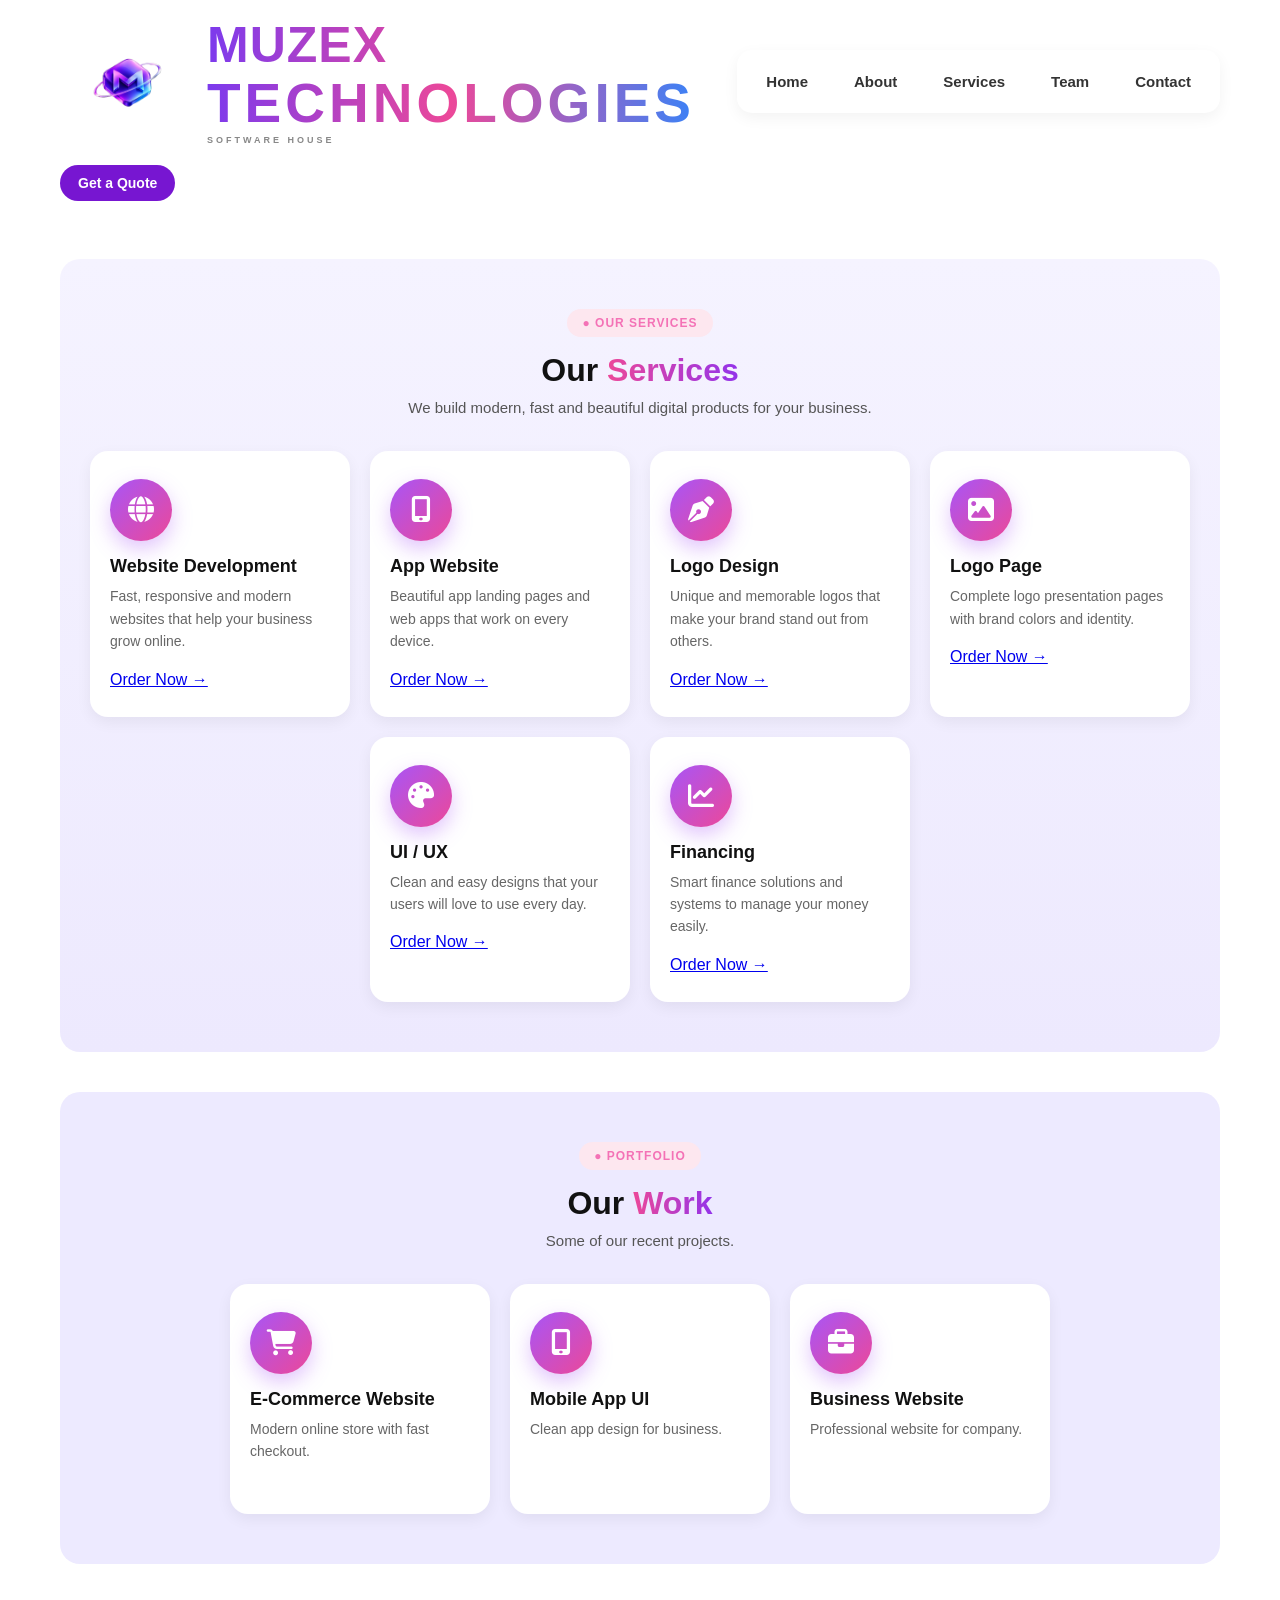
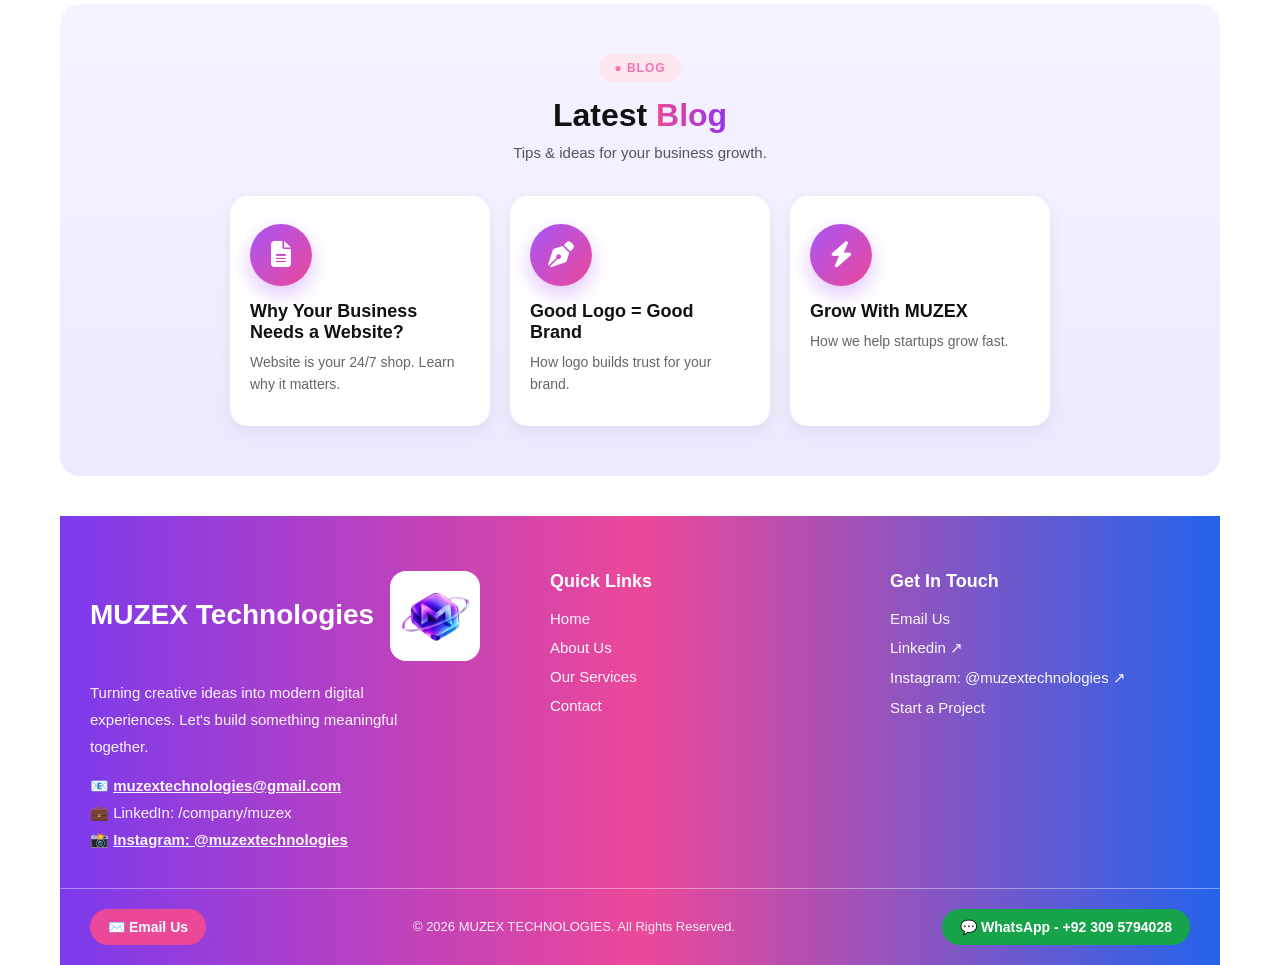
<file: services.html>
<!DOCTYPE html>
<html lang="en">
<head><meta charset="UTF-8"><meta name="viewport" content="width=device-width, initial-scale=1.0"><title>Our Services - MUZEX</title><meta name="description" content="MUZEX Services - Website, App, Logo, UI UX, Portfolio and Blog."><link rel="stylesheet" href="style.css"><link rel="stylesheet" href="https://cdnjs.cloudflare.com/ajax/libs/font-awesome/6.5.0/css/all.min.css"></head>
<style>
/* MOBILE NAVBAR FIX - MUZEX */
@media (max-width: 768px){
  header{
    display:flex !important;
    flex-direction:row !important;
    align-items:center !important;
    justify-content:space-between !important;
    flex-wrap:nowrap !important;
    gap:8px !important;
    padding:12px 14px !important;
    position:relative !important;
  }
  header .logo{
    flex:0 0 auto !important;
    margin-right:auto !important;
    display:flex !important;
    align-items:center !important;
    gap:8px !important;
  }
  header .logo img{
    width:55px !important;
    height:55px !important;
    object-fit:contain !important;
  }
  header .logo-text{
    display:flex !important;
    flex-direction:column !important;
    line-height:1.1 !important;
  }
  header .menu-btn{
    display:flex !important;
    align-items:center !important;
    justify-content:center !important;
    width:44px !important; height:44px !important;
    min-width:44px !important;
    margin-left:auto !important;
    background:#7C3AED !important; color:#fff !important;
    border:none !important; border-radius:12px !important;
    font-size:22px !important; cursor:pointer !important;
    order:2 !important;
  }
  header .btn-top{
    display:none !important;
  }
  header nav{
    display:none !important;
    position:absolute !important;
    top:100% !important; left:12px !important; right:12px !important;
    background:#fff !important;
    flex-direction:column !important;
    padding:12px !important; gap:4px !important;
    border-radius:16px !important;
    box-shadow:0 10px 30px rgba(0,0,0,.15) !important;
    z-index:99 !important;
  }
  header nav.open, header nav.active, header nav.show{
    display:flex !important;
  }
  header nav a{
    display:block !important; padding:12px !important;
    text-align:center !important; font-size:16px !important;
  }
}
@media (max-width: 768px){
  .logo img, .header .logo img, .navbar .logo img, .nav-logo img{
    width:55px !important;
    height:55px !important;
    max-width:none !important;
  }
  .logo, .header .logo, .navbar .logo{
    font-size:22px !important;
  }
  .logo span{
    font-size:22px !important;
  }
}
/* SIRF ICON FIX - BAKI KUCH NAHI */
.icon-box{
  width:62px !important;
  height:62px !important;
  border-radius:50% !important;
  display:flex !important;
  align-items:center !important;
  justify-content:center !important;
  background:linear-gradient(135deg,#A855F7,#EC4899) !important;
  box-shadow:0 8px 20px rgba(168,85,247,.35) !important;
}
.icon-box i{
  color:#fff !important;
  font-size:26px !important;
}
</style>
  <body>
<div class="container">
<header>
<a href="index.html" class="logo"><img src="muzex-logo.png" alt="MUZEX"><div class="logo-text"><span class="logo-main">MUZEX</span><span class="logo-sub">TECHNOLOGIES</span><span class="logo-tag">SOFTWARE HOUSE</span></div></a>
<button class="menu-btn" id="menuBtn">☰</button>
<nav id="mainNav"><a href="index.html"><span>Home</span></a><a href="about.html"><span>About</span></a><a href="services.html"><span>Services</span></a><a href="team.html"><span>Team</span></a><a href="contact.html"><span>Contact</span></a></nav>
<a href="contact.html" class="btn-top">Get a Quote</a>
</header>

<!-- SERVICES -->
<section class="services" id="services">
  <div class="small">● OUR SERVICES</div><h2>Our <span>Services</span></h2><p class="sub">We build modern, fast and beautiful digital products for your business.</p>
  <div class="cards">
    <div class="card"><div class="icon-box"><i class="fas fa-globe"></i></div><h3>Website Development</h3><p>Fast, responsive and modern websites that help your business grow online.</p><br><a href="contact.html">Order Now →</a></div>
    <div class="card"><div class="icon-box"><i class="fas fa-mobile-alt"></i></div><h3>App Website</h3><p>Beautiful app landing pages and web apps that work on every device.</p><br><a href="contact.html">Order Now →</a></div>
    <div class="card"><div class="icon-box"><i class="fas fa-pen-nib"></i></div><h3>Logo Design</h3><p>Unique and memorable logos that make your brand stand out from others.</p><br><a href="contact.html">Order Now →</a></div>
    <div class="card"><div class="icon-box"><i class="fas fa-image"></i></div><h3>Logo Page</h3><p>Complete logo presentation pages with brand colors and identity.</p><br><a href="contact.html">Order Now →</a></div>
    <div class="card"><div class="icon-box"><i class="fas fa-palette"></i></div><h3>UI / UX</h3><p>Clean and easy designs that your users will love to use every day.</p><br><a href="contact.html">Order Now →</a></div>
    <div class="card"><div class="icon-box"><i class="fas fa-chart-line"></i></div><h3>Financing</h3><p>Smart finance solutions and systems to manage your money easily.</p><br><a href="contact.html">Order Now →</a></div>
  </div>
</section>

<!-- PORTFOLIO - SERVICES KE ANDAR -->
<section class="services" id="portfolio" style="background:#EDEAFF;">
<div class="small">● PORTFOLIO</div><h2>Our <span>Work</span></h2><p class="sub">Some of our recent projects.</p>
<div class="cards">
<div class="card"><div class="icon-box"><i class="fas fa-shopping-cart"></i></div><h3>E-Commerce Website</h3><p>Modern online store with fast checkout.</p></div>
<div class="card"><div class="icon-box"><i class="fas fa-mobile-alt"></i></div><h3>Mobile App UI</h3><p>Clean app design for business.</p></div>
<div class="card"><div class="icon-box"><i class="fas fa-briefcase"></i></div><h3>Business Website</h3><p>Professional website for company.</p></div>
</div></section>

<!-- BLOG - SERVICES KE ANDAR -->
<section class="services" id="blog">
<div class="small">● BLOG</div><h2>Latest <span>Blog</span></h2><p class="sub">Tips & ideas for your business growth.</p>
<div class="cards">
<div class="card"><div class="icon-box"><i class="fas fa-file-alt"></i></div><h3>Why Your Business Needs a Website?</h3><p>Website is your 24/7 shop. Learn why it matters.</p></div>
<div class="card"><div class="icon-box"><i class="fas fa-pen-nib"></i></div><h3>Good Logo = Good Brand</h3><p>How logo builds trust for your brand.</p></div>
<div class="card"><div class="icon-box"><i class="fas fa-bolt"></i></div><h3>Grow With MUZEX</h3><p>How we help startups grow fast.</p></div>
</div></section>

<footer class="footer">
  <div class="footer-main">
    <div class="footer-left"><div class="footer-logo-row"><h2>MUZEX Technologies</h2><img src="muzex-logo.png" alt="MUZEX"></div><p>Turning creative ideas into modern digital<br>experiences. Let's build something meaningful<br>together.</p><p style="margin-top:12px;">📧 <a href="mailto:muzextechnologies@gmail.com" style="color:white;font-weight:700;">muzextechnologies@gmail.com</a><br>💼 LinkedIn: /company/muzex<br>📸 <a href="https://www.instagram.com/muzextechnologies" target="_blank" style="color:white;font-weight:700;">Instagram: @muzextechnologies</a></p></div>
    <div class="footer-links"><h3>Quick Links</h3><a href="index.html">Home</a><a href="about.html">About Us</a><a href="services.html">Our Services</a><a href="contact.html">Contact</a></div>
    <div class="footer-contact"><h3>Get In Touch</h3><a href="mailto:muzextechnologies@gmail.com">Email Us</a><a href="https://linkedin.com" target="_blank">Linkedin ↗</a><a href="https://www.instagram.com/muzextechnologies" target="_blank">Instagram: @muzextechnologies ↗</a><a href="contact.html">Start a Project</a></div>
  </div>
  <div class="footer-bottom"><a href="mailto:muzextechnologies@gmail.com" class="btn-email">✉️ Email Us</a><p>© 2026 MUZEX TECHNOLOGIES. All Rights Reserved.</p><a href="https://wa.me/923095794028" target="_blank" class="btn-whatsapp">💬 WhatsApp - +92 309 5794028</a></div>
</footer>
</div>
<script src="script.js"></script>
</body>
</html>
</file>
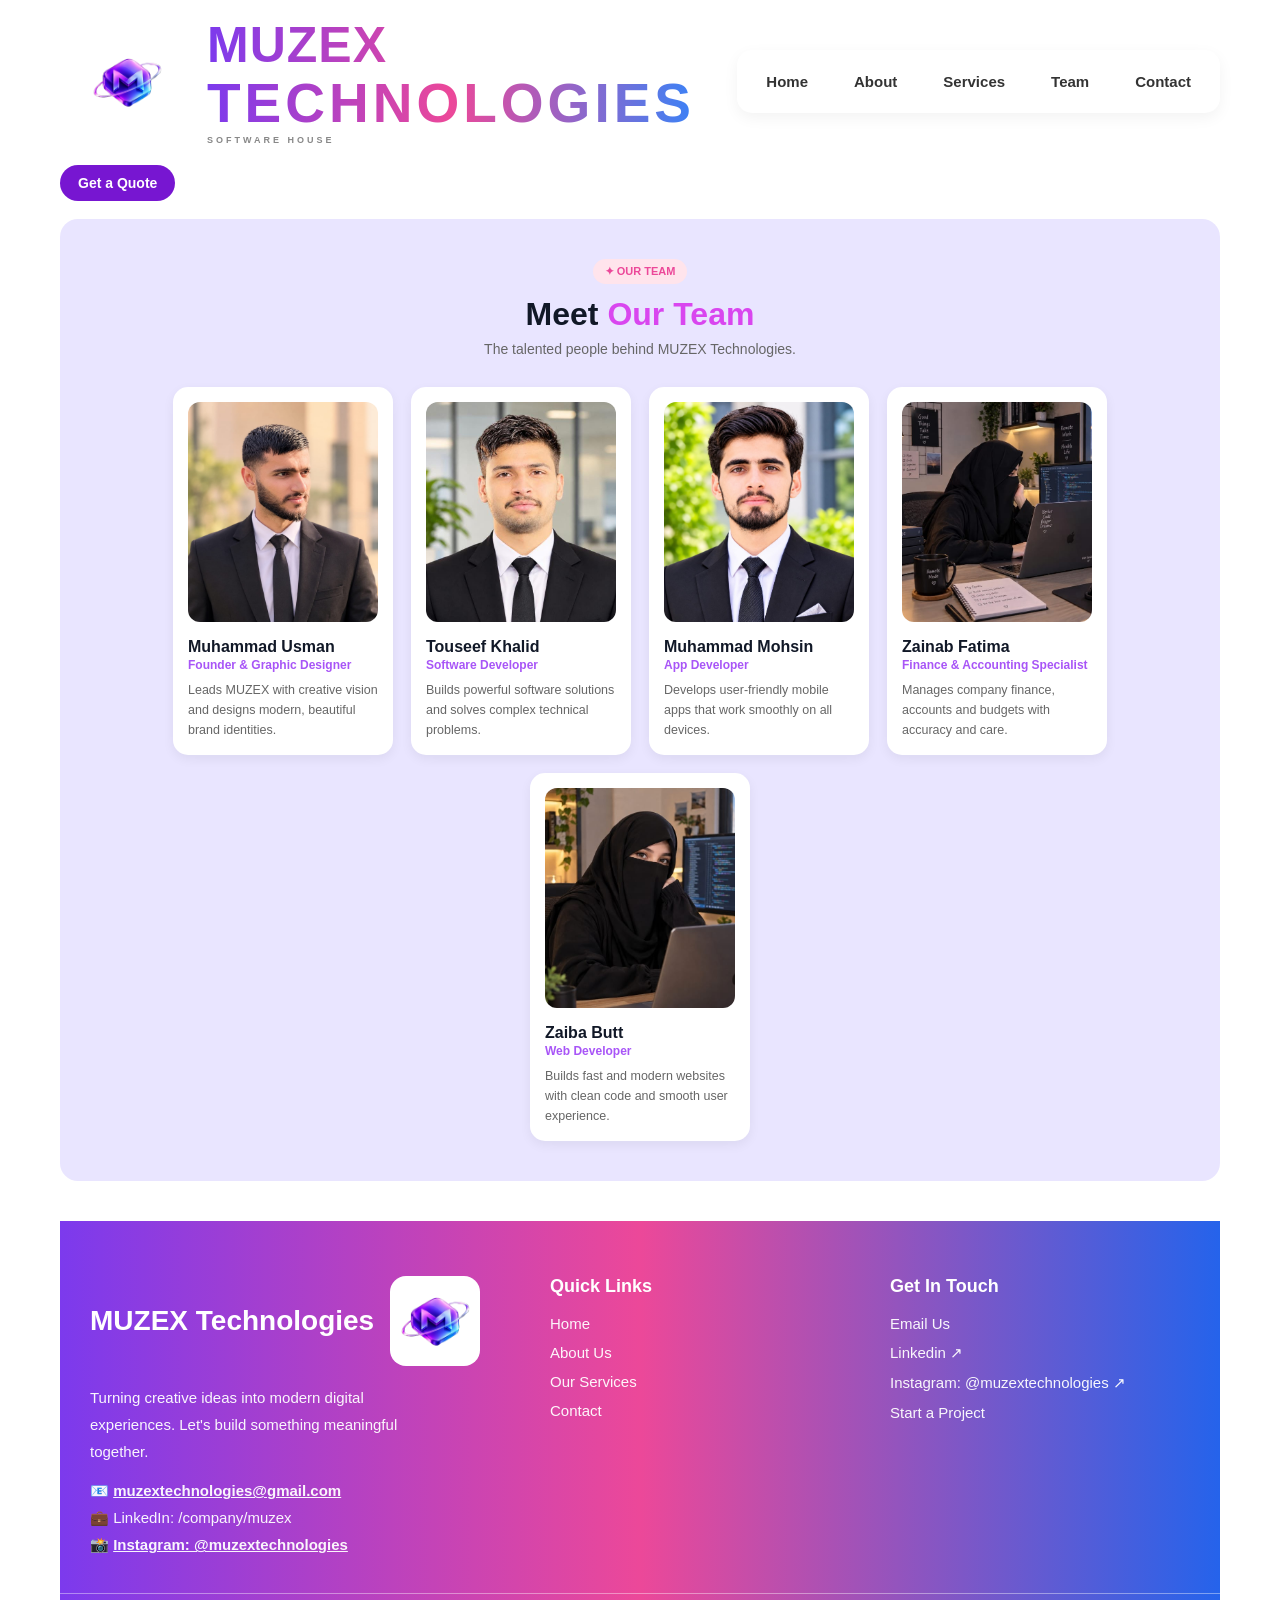
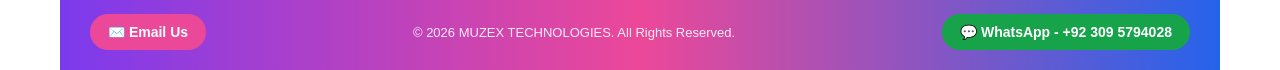
<file: team.html>
<!DOCTYPE html>
<html lang="en">
<head>
<meta charset="UTF-8">
<meta name="viewport" content="width=device-width, initial-scale=1.0">
<title>Our Team - MUZEX TECHNOLOGIES</title>
<meta name="description" content="Meet Our Team - MUZEX Technologies.">
<link rel="stylesheet" href="style.css">

<style>
/* MOBILE NAVBAR FIX - MUZEX */
@media (max-width: 768px){
  header{
    display:flex !important;
    flex-direction:row !important;
    align-items:center !important;
    justify-content:space-between !important;
    flex-wrap:nowrap !important;
    gap:8px !important;
    padding:12px 14px !important;
    position:relative !important;
  }
  header .logo{
    flex:0 0 auto !important;
    margin-right:auto !important;
    display:flex !important;
    align-items:center !important;
    gap:8px !important;
  }
  header .logo img{
    width:55px !important;
    height:55px !important;
    object-fit:contain !important;
  }
  header .logo-text{
    display:flex !important;
    flex-direction:column !important;
    line-height:1.1 !important;
  }
  header .menu-btn{
    display:flex !important;
    align-items:center !important;
    justify-content:center !important;
    width:44px !important; height:44px !important;
    min-width:44px !important;
    margin-left:auto !important;
    background:#7C3AED !important; color:#fff !important;
    border:none !important; border-radius:12px !important;
    font-size:22px !important; cursor:pointer !important;
    order:2 !important;
  }
  header .btn-top{
    display:none !important;
  }
  header nav{
    display:none !important;
    position:absolute !important;
    top:100% !important; left:12px !important; right:12px !important;
    background:#fff !important;
    flex-direction:column !important;
    padding:12px !important; gap:4px !important;
    border-radius:16px !important;
    box-shadow:0 10px 30px rgba(0,0,0,.15) !important;
    z-index:99 !important;
  }
  header nav.open, header nav.active, header nav.show{
    display:flex !important;
  }
  header nav a{
    display:block !important; padding:12px !important;
    text-align:center !important; font-size:16px !important;
  }
}
@media (max-width: 768px){
  .logo img, .header .logo img, .navbar .logo img, .nav-logo img{
    width:55px !important;
    height:55px !important;
    max-width:none !important;
  }
  .logo, .header .logo, .navbar .logo{
    font-size:22px !important;
  }
  .logo span{
    font-size:22px !important;
  }
}
<style>
/* MOBILE NAVBAR FIX - MUZEX */
@media (max-width: 768px){
  header{
    display:flex !important;
    flex-direction:row !important;
    align-items:center !important;
    justify-content:space-between !important;
    flex-wrap:nowrap !important;
    gap:8px !important;
    padding:12px 14px !important;
    position:relative !important;
  }
  header .logo{
    flex:0 0 auto !important;
    margin-right:auto !important;
    display:flex !important;
    align-items:center !important;
    gap:8px !important;
  }
  header .logo img{
    width:55px !important;
    height:55px !important;
    object-fit:contain !important;
  }
  header .logo-text{
    display:flex !important;
    flex-direction:column !important;
    line-height:1.1 !important;
  }
  header .menu-btn{
    display:flex !important;
    align-items:center !important;
    justify-content:center !important;
    width:44px !important; height:44px !important;
    min-width:44px !important;
    margin-left:auto !important;
    background:#7C3AED !important; color:#fff !important;
    border:none !important; border-radius:12px !important;
    font-size:22px !important; cursor:pointer !important;
    order:2 !important;
  }
  header .btn-top{
    display:none !important;
  }
  header nav{
    display:none !important;
    position:absolute !important;
    top:100% !important; left:12px !important; right:12px !important;
    background:#fff !important;
    flex-direction:column !important;
    padding:12px !important; gap:4px !important;
    border-radius:16px !important;
    box-shadow:0 10px 30px rgba(0,0,0,.15) !important;
    z-index:99 !important;
  }
  header nav.open, header nav.active, header nav.show{
    display:flex !important;
  }
  header nav a{
    display:block !important; padding:12px !important;
    text-align:center !important; font-size:16px !important;
  }
}
@media (max-width: 768px){
  .logo img, .header .logo img, .navbar .logo img, .nav-logo img{
    width:55px !important;
    height:55px !important;
    max-width:none !important;
  }
  .logo, .header .logo, .navbar .logo{
    font-size:22px !important;
  }
  .logo span{
    font-size:22px !important;
  }
}
/* ===== TEAM BOX ===== */
.team-box{
  background:#E9E5FF;
  border-radius:18px;
  padding:40px 25px;
  text-align:center;
  clear:both;
}
.badge{
  background:#FFE4EC;color:#EC4899;
  font-size:11px;font-weight:700;
  padding:6px 12px;border-radius:20px;
}
.team-box h1{font-size:32px;margin:12px 0 8px}
.team-box h1 span{color:#D946EF}
.team-box p.sub{color:#666;font-size:14px;margin-bottom:30px}

/* ===== CARDS ===== */
.cards{display:flex;gap:18px;justify-content:center;flex-wrap:wrap}
.card{
  background:#fff;width:220px;border-radius:15px;
  padding:15px;text-align:left;
  box-shadow:0 4px 12px rgba(0,0,0,0.06)
}
.card img{width:100%;height:220px;object-fit:cover;border-radius:12px}
.card h3{font-size:16px;margin:12px 0 2px}
.card h4{font-size:12px;color:#A855F7;margin-bottom:8px}
.card p{font-size:12.5px;color:#666;line-height:1.6}
</style>

</head>

<body class="team-page">
<div class="container">
<header>
<a href="index.html" class="logo"><img src="muzex-logo.png" alt="MUZEX"><div class="logo-text"><span class="logo-main">MUZEX</span><span class="logo-sub">TECHNOLOGIES</span><span class="logo-tag">SOFTWARE HOUSE</span></div></a>
<button class="menu-btn" id="menuBtn">☰</button>
<nav id="mainNav"><a href="index.html"><span>Home</span></a><a href="about.html"><span>About</span></a><a href="services.html"><span>Services</span></a><a href="team.html"><span>Team</span></a><a href="contact.html"><span>Contact</span></a></nav>
<a href="contact.html" class="btn-top">Get a Quote</a>
</header>

<!-- TEAM SECTION -->
<div class="team-box">
  <span class="badge">✦ OUR TEAM</span>
  <h1>Meet<span class="gradient-text"> Our Team</span></h1>
  <p class="sub">The talented people behind MUZEX Technologies.</p>

  <div class="cards">
    <div class="card">
      <img src="usman.jpeg">
      <h3>Muhammad Usman</h3>
      <h4>Founder & Graphic Designer</h4>
      <p>Leads MUZEX with creative vision and designs modern, beautiful brand identities.</p>
    </div>
    <div class="card">
      <img src="touseef .jpeg">
      <h3>Touseef Khalid</h3>
      <h4>Software Developer</h4>
      <p>Builds powerful software solutions and solves complex technical problems.</p>
    </div>
    <div class="card">
      <img src="mohsin.jpeg">
      <h3>Muhammad Mohsin</h3>
      <h4>App Developer</h4>
      <p>Develops user-friendly mobile apps that work smoothly on all devices.</p>
    </div>
    <div class="card">
      <img src="zainab.jpeg">
      <h3>Zainab Fatima</h3>
      <h4>Finance & Accounting Specialist</h4>
      <p>Manages company finance, accounts and budgets with accuracy and care.</p>
    </div>
    <div class="card">
      <img src="zaiba.jpeg">
      <h3>Zaiba Butt</h3>
      <h4>Web Developer</h4>
      <p>Builds fast and modern websites with clean code and smooth user experience.</p>
    </div>
  </div>
</div>

<!-- FOOTER -->
<footer class="footer">
  <div class="footer-main">
    <div class="footer-left"><div class="footer-logo-row"><h2>MUZEX Technologies</h2><img src="muzex-logo.png" alt="MUZEX"></div><p>Turning creative ideas into modern digital<br>experiences. Let's build something meaningful<br>together.</p><p style="margin-top:12px;">📧 <a href="mailto:muzextechnologies@gmail.com" style="color:white;font-weight:700;">muzextechnologies@gmail.com</a><br>💼 LinkedIn: /company/muzex<br>📸 <a href="https://www.instagram.com/muzextechnologies" target="_blank" style="color:white;font-weight:700;">Instagram: @muzextechnologies</a></p></div>
    <div class="footer-links"><h3>Quick Links</h3><a href="index.html">Home</a><a href="about.html">About Us</a><a href="services.html">Our Services</a><a href="contact.html">Contact</a></div>
    <div class="footer-contact"><h3>Get In Touch</h3><a href="mailto:muzextechnologies@gmail.com">Email Us</a><a href="https://linkedin.com" target="_blank">Linkedin ↗</a><a href="https://www.instagram.com/muzextechnologies" target="_blank">Instagram: @muzextechnologies ↗</a><a href="contact.html">Start a Project</a></div>
  </div>
  <div class="footer-bottom"><a href="mailto:muzextechnologies@gmail.com" class="btn-email">✉️ Email Us</a><p>© 2026 MUZEX TECHNOLOGIES. All Rights Reserved.</p><a href="https://wa.me/923095794028" target="_blank" class="btn-whatsapp">💬 WhatsApp - +92 309 5794028</a></div>
</footer>
</div>

<script>
document.getElementById('menuBtn').addEventListener('click', function(){
  document.getElementById('mainNav').classList.toggle('show');
});
</script>
</body>
</html>
</file>
<file: style.css>
* { margin:0; padding:0; box-sizing:border-box; font-family:'Segoe UI', Arial, sans-serif; }
body { background:#fff; color:#111827; overflow-x:hidden; }
.container { max-width:1200px; margin:0 auto; padding:0 20px; }
/* HEADER */
header { display:flex; align-items:center; justify-content:space-between; padding:18px 0; gap:20px; flex-wrap:wrap; }

/* LOGO BARA + GRADIENT COLOR */
.logo { display:flex; align-items:center; gap:12px; text-decoration:none; }
.logo img { height:150px; width:auto; object-fit:contain; }
.logo-text { display:flex; flex-direction:column; line-height:1; }
.logo-main {
  font-size:50px; font-weight:900; letter-spacing:1px !important;
  background:linear-gradient(90deg, #7c3aed, #ec4899, #3b82f6);
  -webkit-background-clip:text;
  -webkit-text-fill-color:transparent;
  background-clip:text;
}
.logo-sub {
  font-size:55px; font-weight:800; letter-spacing:4px;
  background:linear-gradient(90deg, #7c3aed, #ec4899, #3b82f6);
  -webkit-background-clip:text;
  -webkit-text-fill-color:transparent;
  background-clip:text;
}

nav { display:flex; gap:22px; flex-wrap:wrap; }
nav a { text-decoration:none; color:#4b5563; font-size:14px; font-weight:500; }
nav a:hover { color:#7c3aed; }
.btn-top { background:#7716d1; color:#fff; padding:10px 18px; border-radius:999px; text-decoration:none; font-size:14px; font-weight:600; }

/* HERO - PEHLE JESA, KUCH CHANGE NAHI */
.hero { display:flex; gap:40px; align-items:flex-start; padding:40px 0 60px; }
.hero-left { flex:1.1; min-width:300px; }
.hero-right { flex:0.9; min-width:300px; position:relative; }
.badge { background:#f3f0ff; color:#7c3aed; padding:7px 12px; border-radius:999px; font-size:12px; font-weight:600; display:inline-block; }
.hero-left h1 { font-size:48px; line-height:1.1; margin:18px 0 14px; }
.hero-left h1 span {
  background:linear-gradient(90deg, #7c3aed, #ec4899, #3b82f6);
  -webkit-background-clip:text;
  -webkit-text-fill-color:transparent;
  background-clip:text;
}
.hero-left p { color:#6b7280; line-height:1.6; font-size:16px; max-width:480px; }
.hero-btns { display:flex; gap:12px; margin:22px 0; flex-wrap:wrap; }
.btn-purple { background:#7c3aed; color:#fff; padding:13px 22px; border-radius:999px; text-decoration:none; font-weight:600; font-size:14px; }
.btn-white { background:#fff; border:1px solid #e5e7eb; padding:13px 22px; border-radius:999px; font-weight:600; cursor:pointer; }
.stats { display:flex; gap:30px; margin-top:28px; flex-wrap:wrap; }
.stats div { display:flex; flex-direction:column; }
.stats b { font-size:16px; }
.stats span { color:#6b7280; font-size:13px; }

/* DASHBOARD */
.dashboard { background:#fff; border:1px solid #eee; border-radius:20px; padding:20px; box-shadow:0 20px 40px rgba(0,0,0,0.08); }
.dash-top { display:flex; justify-content:space-between; align-items:center; }
.dash-top b { font-size:16px; }
.dash-top small { color:#6b7280; }
.growth { background:#dcfce7; color:#16a34a; padding:6px 10px; border-radius:999px; font-size:13px; font-weight:700; }
.dash-cards { display:flex; gap:12px; margin:16px 0; }
.mini-card { flex:1; background:#f9fafb; border-radius:12px; padding:12px; }
.mini-card p { font-size:12px; color:#6b7280; }
.mini-card b { font-size:16px; display:block; margin:4px 0; }
.up { color:#16a34a !important; font-weight:600; }

/* CHART */
.chart { background:#f8f7ff; border-radius:14px; padding:16px; }
.chart-label { display:flex; justify-content:space-between; margin-bottom:12px; font-size:13px; font-weight:600; }
.live { color:#16a34a; }
.bars { display:flex; align-items:flex-end; gap:14px; height:110px; }
.bar { flex:1; background:linear-gradient(to top, #7c3aed, #ec4899, #3b82f6); border-radius:8px 8px 0 0; }

/* FLOAT CARDS */
.float-card { position:absolute; background:#fff; border-radius:14px; padding:10px 14px; display:flex; gap:10px; align-items:center; box-shadow:0 10px 25px rgba(0,0,0,0.1); font-size:13px; }
.float-card div { display:flex; flex-direction:column; }
.float-left { left:-20px; bottom:70px; }
.float-right { right:-10px; bottom:-18px; }

.icon-box{ width:50px; height:50px; background:linear-gradient(135deg,#ec4899,#7c3aed); border-radius:50%; display:flex; align-items:center; justify-content:center; margin-bottom:15px; flex-shrink:0; }
.icon-box svg{ width:24px; height:24px; }
.icon-box.small{ width:36px; height:36px; margin-bottom:0; }
.icon-box.small svg{ width:18px; height:18px; }
.icon-box.center{ margin:0 auto 15px; }
.icon{ display:none !important; }
.about-icon{ display:none !important; }

@media(max-width:800px){
  .hero{ flex-direction:column; }
  .hero-left h1{ font-size:34px; }
  .float-left{ left:0; }
  .float-right{ right:0; }
  .logo img{ height:42px; }
  .logo-main{ font-size:24px; }
  nav a span { color: #7c3aed; border-bottom: 3px solid #7c3aed; padding-bottom: 5px; }
}

.about{
  max-width:1200px;
  margin:0 auto;
  text-align:center;
  padding:70px 20px 30px;
  background:#EDEAFF !important;
}
.about-tag{
  display:inline-block;
  background:#fde7ef;
  color:#ec4899;
  padding:7px 20px;
  border-radius:20px;
  font-size:12px;
  font-weight:700;
  letter-spacing:2px;
}
.about h2{ font-size:40px; font-weight:800; color:#111827; margin:15px 0; }
.about h2 span{
  background:linear-gradient(90deg,#ec4899,#a855f7);
  -webkit-background-clip:text;
  -webkit-text-fill-color:transparent;
}
.about-desc{ max-width:800px; margin:0 auto; color:#6b7280; font-size:15px; line-height:1.7; }
.about-cards { display: flex; gap: 12px; justify-content: center; flex-wrap: wrap; margin-top: 20px; }
.about-card {
  background: #ffffff;
  width: 280px;
  min-height: 250px;
  padding: 30px 22px;
  border-radius: 18px;
  text-align: left;
  box-shadow: 0 5px 15px rgba(0,0,0,0.06);
}
.about-card h3 { font-size: 16px; font-weight: 700; margin-bottom: 8px; color: #111827; margin: 0 0 6px 0; line-height: 1.3; }
.about-card p { font-size: 14px; color: #6b7280; line-height: 1.6; margin: 0; }

.services {
  background: #EDE9FE;
  max-width: 1200px;
  margin: 40px auto;
  padding: 50px 30px;
  border-radius: 20px;
  text-align: center;
}
.services .small {
  display: inline-block;
  background: #fde7ef;
  color: #F472B6;
  font-size: 12px;
  font-weight: bold;
  letter-spacing: 1px;
  padding: 7px 15px;
  border-radius: 20px;
  margin-bottom: 15px;
}
.services h2 { font-size: 32px; color: #111; margin-bottom: 10px; }
.services h2 span { color: #7C3AED; }
.services .sub { color: #555; font-size: 15px; margin-bottom: 35px; }
.services .cards { display: flex; flex-wrap: wrap; gap: 20px; justify-content: center; }
.services .card {
  background: white;
  width: 300px;
  padding: 28px 22px;
  border-radius: 15px;
  box-shadow: 0 5px 15px rgba(0,0,0,0.06);
  text-align: left;
}
.services .card h3 { font-size: 18px; color: #111; margin-bottom: 8px; }
.services .card p { color: #666; font-size: 14px; line-height: 1.6; }
.services { background: linear-gradient(180deg, #F5F3FF 0%, #EDE9FE 100%); }
.services h2 span {
  background: linear-gradient(90deg, #EC4899, #9333EA);
  -webkit-background-clip: text;
  -webkit-text-fill-color: transparent;
}
nav {
  display: flex;
  gap: 18px;
  justify-content: center;
  flex-wrap: wrap;
  padding: 15px;
  background: #fff;
  border-radius: 15px;
  box-shadow: 0 5px 15px rgba(0,0,0,0.05);
}
nav a { text-decoration: none; color: #333; font-weight: 600; font-size: 15px; padding: 8px 14px; border-radius: 10px; }
nav a:hover { background: #f3e8ff; color: #a855f7; }

.section.features {
  background:#EDE9FE;
  padding: 60px 20px;
  text-align: center;
  border-radius: 20px;
  margin: 30px 0;
}
.section.features h2 { font-size: 34px; font-weight: 700; color: #1a1a1a; }
.section.features > p { color: #666; margin-top: 10px; font-size: 15px; }
.section.features .cards { display: flex; gap: 20px; justify-content: center; flex-wrap: wrap; margin-top: 35px; }
.feature-card { width: 260px; padding: 28px 20px; border-radius: 18px; text-align: left; box-shadow: 0 8px 25px rgba(0,0,0,0.06); transition: 0.3s; }
.feature-card.pink { background: white; border: 1px solid #eee; }
.feature-card.purple { background: white; border: 1px solid #eee; }
.feature-card:hover { transform: translateY(-5px); }
.feature-card h3 { font-size: 18px; margin-bottom: 8px; }
.feature-card p { font-size: 14px; color: #666; line-height: 1.6; }

.discount-section { padding: 20px; margin: 30px 0; }
.discount-box {
  background: linear-gradient(135deg, #c026d3, #a855f7, #7c3aed);
  color: #fff; text-align: center; padding: 50px 20px; border-radius: 20px;
  box-shadow: 0 15px 35px rgba(168,85,247,0.35);
}
.discount-box h2 { font-size: 22px; font-weight: 500; opacity: 0.9; }
.discount-number { font-size: 56px; font-weight: 800; margin: 10px 0; }
.discount-box h3 { font-size: 20px; letter-spacing: 2px; margin-bottom: 12px; }
.discount-box p { max-width: 500px; margin: 0 auto 25px; opacity: 0.9; font-size: 15px; line-height: 1.6; }
.pbtn {
  background: #fff; color: #a855f7; border: none; padding: 14px 30px;
  border-radius: 12px; font-weight: 700; font-size: 16px; cursor: pointer;
  width: 100%; max-width: 220px; display: inline-block; text-decoration: none; text-align: center;
}
.pbtn:hover { background: #000; color: #fff; }

@media (max-width: 600px) {
  nav { gap: 8px; }
  nav a { font-size: 13px; padding: 6px 10px; }
  .discount-number { font-size: 42px; }
}
.section.features .cards, .services .cards {
  display: flex; gap: 20px; justify-content: center; flex-wrap: wrap; align-items: stretch;
}
.feature-card { width: 260px; min-height: 230px; padding: 28px 20px; background: #fff; border-radius: 18px; display: flex; flex-direction: column; justify-content: flex-start; }
.services .card, .service-card { width: 260px; min-height: 230px; padding: 28px 20px; background: #fff; border-radius: 18px; display: flex; flex-direction: column; justify-content: flex-start; }

.menu-btn{ display:none; background:#7c3aed; color:#fff; border:none; font-size:22px; padding:8px 14px; border-radius:10px; cursor:pointer; }
@media(max-width:800px){
  .menu-btn{ display:block; }
  #mainNav{ display:none; width:100%; flex-direction:column; }
  #mainNav.open{ display:flex; }
  header{ position:relative; }
}
#orderForm input, #orderForm select, #orderForm textarea{ font-family:inherit; outline:none; }
#orderForm input:focus, #orderForm textarea:focus{ border-color:#7c3aed !important; }
.card, .feature-card, .about-card{ transition:transform .3s; }
.card:hover, .feature-card:hover, .about-card:hover{ transform:translateY(-6px); }
.bar{ animation: grow 1.2s ease; }
@keyframes grow{ from{ transform:scaleY(0.3); } to{ transform:scaleY(1); } }

.footer{
  background: linear-gradient(90deg, #7c3aed, #ec4899, #2563eb);
  color:#fff; margin-top:40px;
}
.footer-main{
  max-width:1200px; margin:0 auto;
  display:flex; justify-content:space-between; gap:40px;
  padding:55px 30px 35px; flex-wrap:wrap;
}
.footer-left{ flex:1.4; min-width:280px; }
.footer-logo-row{ display:flex; align-items:center; gap:14px; }
.footer-logo-row h2{ font-size:26px; font-weight:800; }
.footer-logo-row img{ height:42px; }
.footer-left p{ margin-top:18px; line-height:1.8; color:#fff; opacity:.95; font-size:15px; }
.footer-links, .footer-contact{ flex:1; min-width:160px; display:flex; flex-direction:column; gap:12px; }
.footer-links h3, .footer-contact h3{ font-size:18px; margin-bottom:6px; }
.footer-links a, .footer-contact a{ color:#fff; text-decoration:none; font-size:15px; opacity:.95; }
.footer-links a:hover, .footer-contact a:hover{ text-decoration:underline; }
.footer-bottom{
  max-width:1200px; margin:0 auto;
  border-top:1px solid rgba(255,255,255,.4);
  display:flex; justify-content:space-between; align-items:center;
  gap:15px; padding:20px 30px; flex-wrap:wrap;
}
.footer-bottom p{ font-size:13px; opacity:.9; text-align:center; }
.btn-email{ background:#ec4899; color:#fff; text-decoration:none; padding:10px 18px; border-radius:999px; font-size:14px; font-weight:600; }
.btn-whatsapp{ background:#16a34a; color:#fff; text-decoration:none; padding:10px 18px; border-radius:999px; font-size:14px; font-weight:600; }
@media(max-width:700px){
  .footer-main{ flex-direction:column; padding:40px 20px 20px; }
  .footer-bottom{ justify-content:center; }
}
@media(max-width:800px){
  .logo img{ height: 72px !important; width: auto !important; }
  .logo-main{ font-size: 26px !important; }
  .logo-sub{ font-size: 11px !important; letter-spacing: 3px !important; }
  .footer-logo-row img{ height: 58px !important; width: auto !important; }
  .footer-logo-row h2{ font-size: 22px !important; }
}
@media(max-width:500px){
  .logo img{ height: 60px !important; }
  .footer-logo-row img{ height: 50px !important; }
}
.footer-logo-row{ align-items: center; gap: 16px; }
.footer-logo-row img{
  height: 95px !important; width: 95px !important; object-fit: contain;
  background: #fff !important; padding: 4px !important; border-radius: 16px; flex-shrink: 0;
}
.footer-logo-row h2{ font-size: 28px !important; line-height: 1.1; }
@media(max-width:800px){
  .footer-logo-row img{ height: 68px !important; width: 68px !important; padding: 7px !important; border-radius: 12px; }
  .footer-logo-row h2{ font-size: 22px !important; }
}
.footer-logo-row img{
  width: 90px !important; height: 90px !important;
  min-width: 90px !important; min-height: 90px !important;
  object-fit: cover !important; object-position: center !important;
  background: #fff !important; padding: 0 !important;
  border-radius: 16px !important; transform: none !important;
}

/* ===== NEW - TEAM + FAQ - END ME ADD KIYA ===== */
.team-img{
  width:90px !important; height:90px !important; object-fit:cover;
  border-radius:50%; display:block; margin:0 auto 12px;
  border:3px solid #7c3aed; background:#EDE9FE;
}
.team-card a{ color:#7c3aed; text-decoration:none; font-weight:700; font-size:13px; }
.team-card a:hover{ color:#ec4899; }
@media(max-width:700px){
  #teamCards{ flex-wrap:nowrap; overflow-x:auto; scroll-snap-type:x mandatory; padding-bottom:10px; justify-content:flex-start; }
  #teamCards .team-card{ min-width:260px; scroll-snap-align:center; }
}
.faq-item{ transition:0.3s; }
.faq-item.open{ border-color:#7c3aed !important; box-shadow:0 5px 15px rgba(124,58,237,0.12); }
.faq-q{ color:#111827; font-size:15px; }
.faq-q:hover{ color:#7c3aed; }
.faq-a{ color:#6b7280; font-size:14px; line-height:1.6; }
#story .cards{ display:flex; gap:20px; justify-content:center; flex-wrap:wrap; align-items:stretch; }
/* ===== FIX - HERO + ICON WAPAS PEHLE JESA ===== */
.hero{ background:#fff !important; display:flex !important; flex-direction:row !important; gap:40px !important; }
.hero-left{ flex:1.1 !important; text-align:left !important; }
.hero-right{ flex:0.9 !important; position:relative !important; }
header{ display:flex !important; flex-direction:row !important; align-items:center !important; justify-content:space-between !important; }
.logo img{ height:90px !important; width:auto !important; }
.icon-box{ width:50px !important; height:50px !important; min-width:50px !important; min-height:50px !important; }
.icon-box svg{ width:24px !important; height:24px !important; max-width:24px !important; max-height:24px !important; }
.icon-box.small{ width:36px !important; height:36px !important; min-width:36px !important; min-height:36px !important; }
.icon-box.small svg{ width:18px !important; height:18px !important; }
.dashboard{ display:block !important; background:#fff !important; }
.bars{ display:flex !important; }
.bar{ flex:1 !important; }
nav{ display:flex !important; flex-direction:row !important; }
/* MUZEX - SOFTWARE HOUSE FIX - Neeche lane ke liye */
.logo-text{
  display: flex !important;
  flex-direction: column !important;
  line-height: 1.1 !important;
}
.logo-tag{
  display: block !important;
  font-size: 9px !important;
  letter-spacing: 3px !important;
  color: #888 !important;
  font-weight: 600 !important;
  margin-top: 2px !important;
}
</file>
